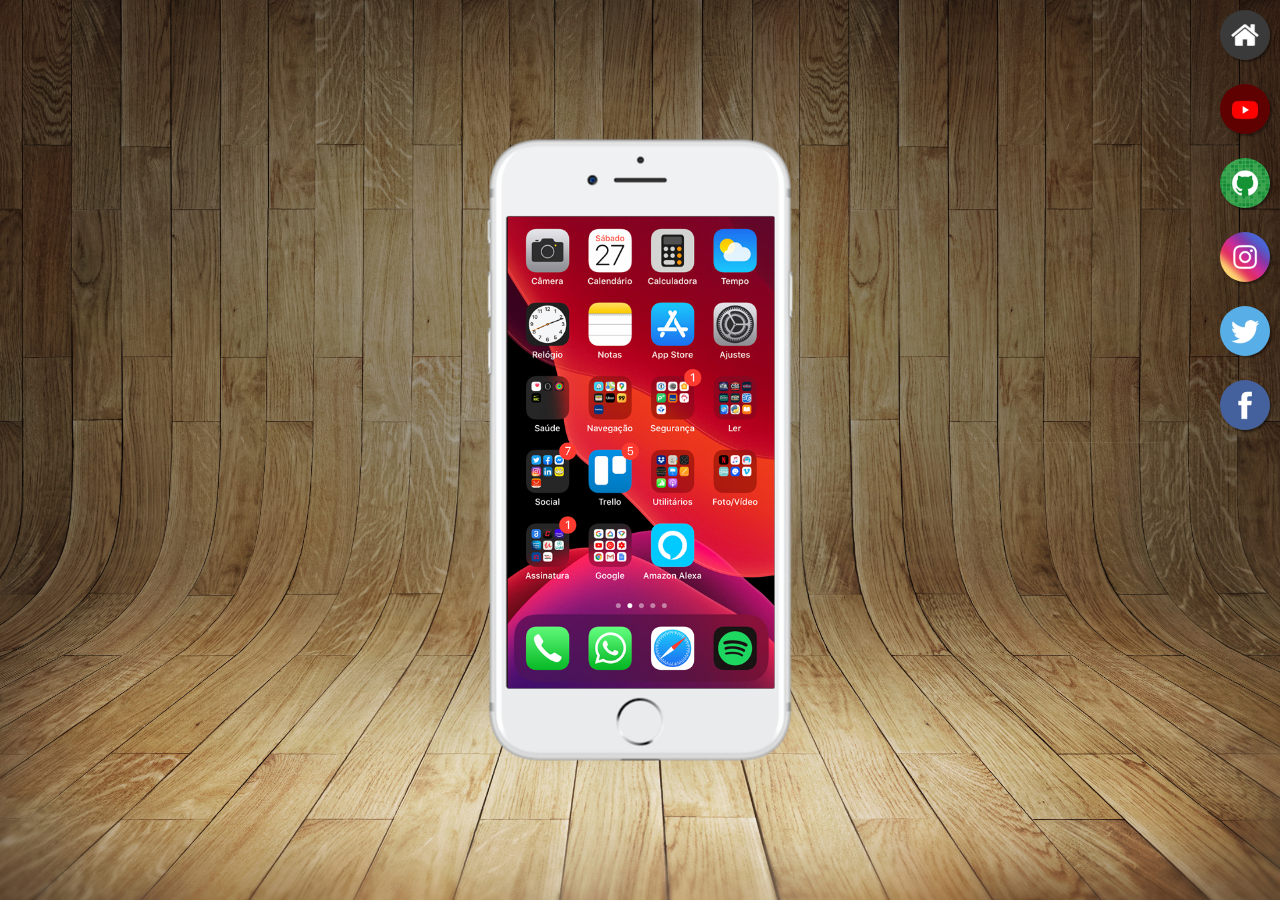
<file: Projeto-Social/index.html>
<!DOCTYPE html>
<html lang="pt-br">
<head>
    <meta charset="UTF-8">
    <meta http-equiv="X-UA-Compatible" content="IE=edge">
    <meta name="viewport" content="width=device-width, initial-scale=1.0">
    <title>Projeto Redes Sociais</title>

    <link rel="shortcut icon" href="favicon.ico" type="image/x-icon">

    <link rel="stylesheet" href="estilos/style.css">
</head>
<body>
    <main>
        <section id="telefone">
            <iframe src="home.html" frameborder="0" name="tela" id="tela"> O navegador não é compatível.</iframe>
        </section>

        <section id="redessociais">
            <a href="home.html" target="tela"><img src="imagens/logo-home.jpg" alt="Home"></a> <br>
            <a href="youtube.html" target="tela"><img src="imagens/logo-youtube.jpg" alt="Youtube"></a> <br>
            <a href="github.html" target="tela"><img src="imagens/logo-github.jpg" alt="Github"></a> <br>
            <a href="instagram.html" target="tela"><img src="imagens/logo-instagram.jpg" alt="Instagram"></a> <br>
            <a href="twitter.html" target="tela"><img src="imagens/logo-twitter.jpg" alt="Twitter"></a><br>
            <a href="facebook.html" target="tela"><img src="imagens/logo-facebook.jpg" alt="Faaebook"></a> <br>
        </section>
    </main>
</body>
</html>
</file>
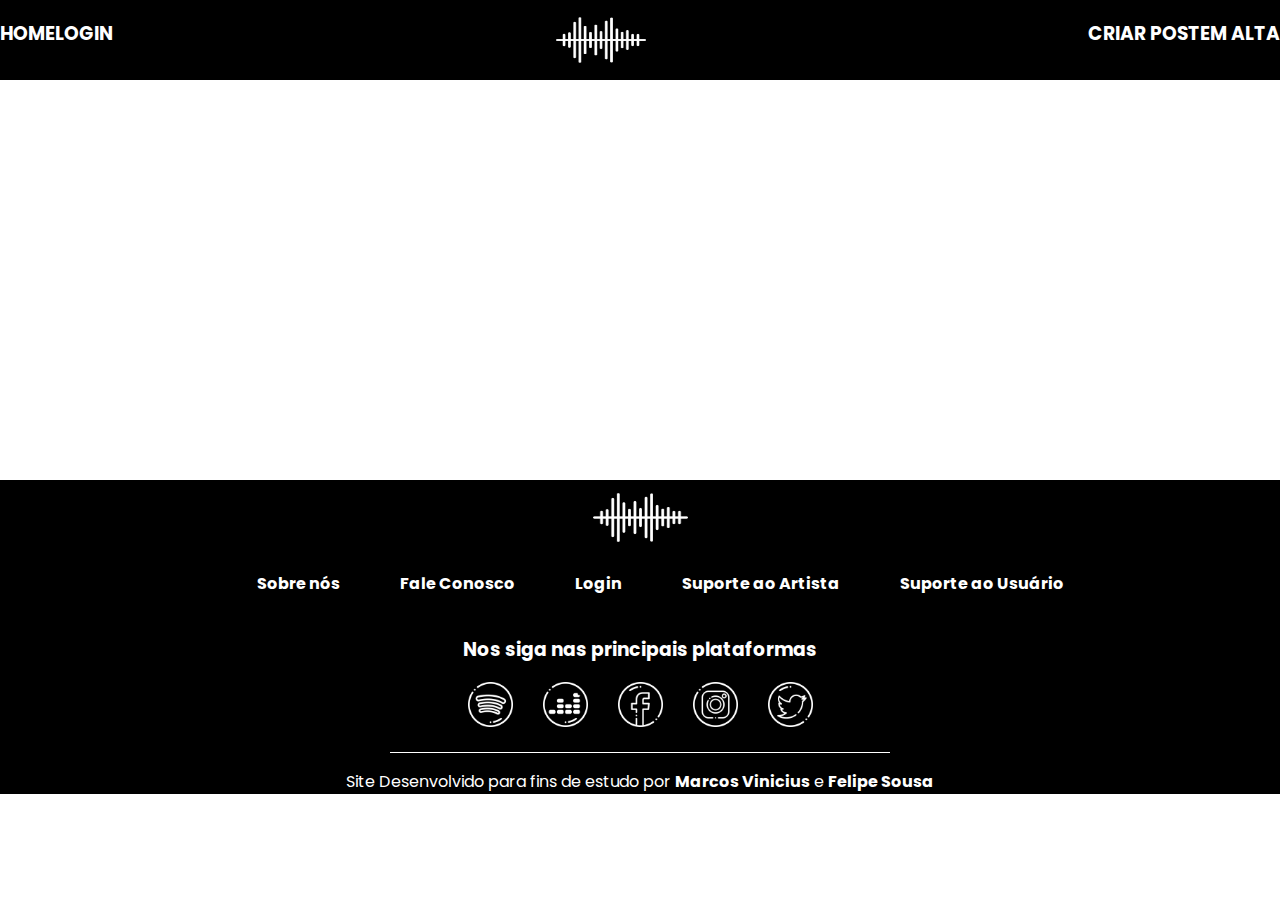
<file: songs.ly-header/Songs.ly/index.html>
<!DOCTYPE html>
<html lang="pt-br">

<head>
    <meta charset="UTF-8">
    <meta http-equiv="X-UA-Compatible" content="IE=edge">
    <meta name="viewport" content="width=device-width, initial-scale=1.0">
    <link rel="stylesheet" href="style.css">
    <title>songs.ly</title>

    <link rel="shortcut icon" href="imagens/sound-waves.png" type="image/x-icon">
</head>

<body>
    <div class="main">
        <header class="main-header">
            <h3>HOME</h3>
            <h3>LOGIN</h3>
            <div class="logo">
                <img src="imagens/sound-waves.png" alt="logo" id="wave">
                <!-- <img src="imagens/sound-waves hover.png" alt="wave hover" id="wavehover"> -->
            </div>
            <h3>CRIAR POST</h3>
            <h3>EM ALTA</h3>
        </header>
        <div class="content-blo">
        </div>
    </div>

    <footer>
        <img src="imagens/sound-waves.png" alt="logo" id="logo">
        <nav>
            <ul>
                <a href="">Sobre nós</a>
                <a href="">Fale Conosco</a>
                <a href="">Login</a>
                <a href="">Suporte ao Artista</a>
                <a href="">Suporte ao Usuário</a>
            </ul>
        </nav>
            <h3>Nos siga nas principais plataformas</h3>
            <ul class="img">
                <img src="imagens/social media icons/spotify.png" alt="logo spotify">
                <img src="imagens/social media icons/deezer.png" alt="logo deezer">
                <img src="imagens/social media icons/facebook.png" alt="logo facebook">
                <img src="imagens/social media icons/instagram.png" alt="logo instagram">
                <img src="imagens/social media icons/twitter.png" alt="logo twitter">
            </ul>
        </nav>
        <p>Site Desenvolvido para fins de estudo por <strong>Marcos Vinicius</strong> e <strong>Felipe Sousa</strong></p>
    </footer>
</body>

</html>
</file>
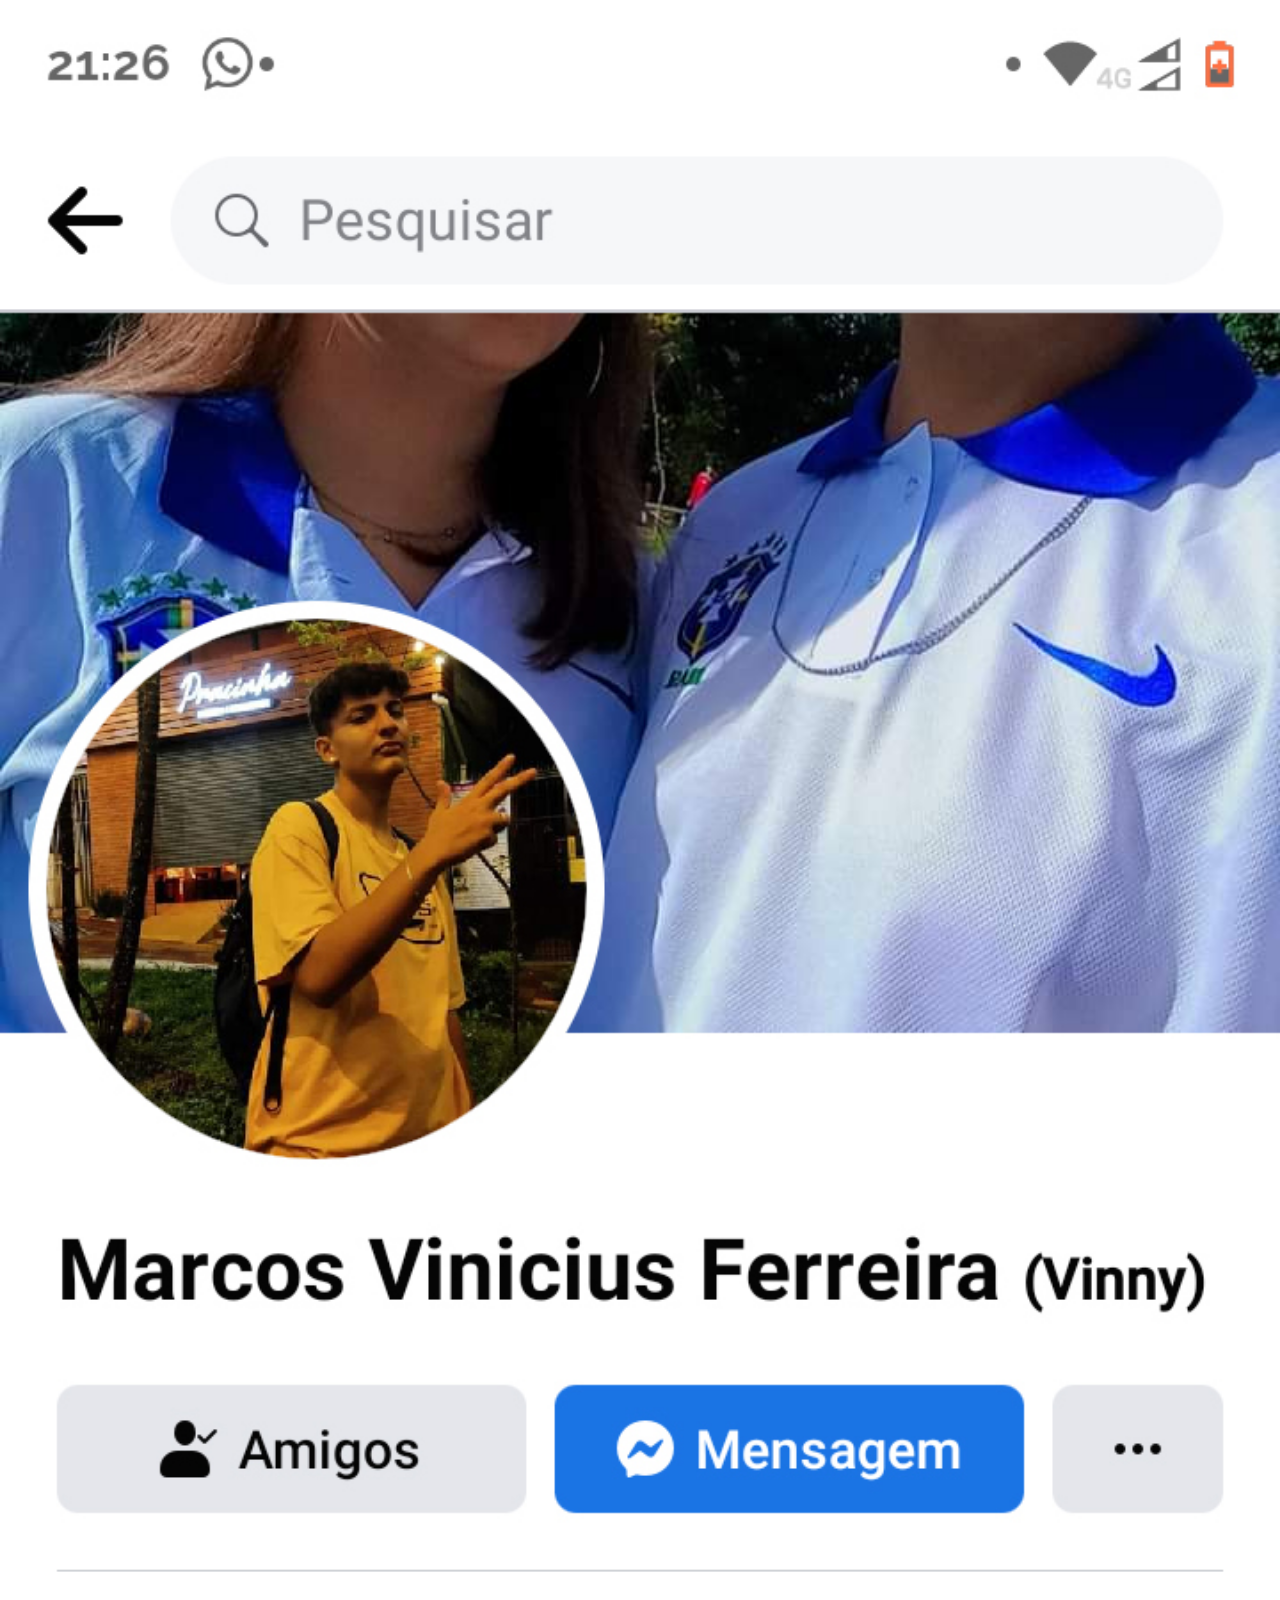
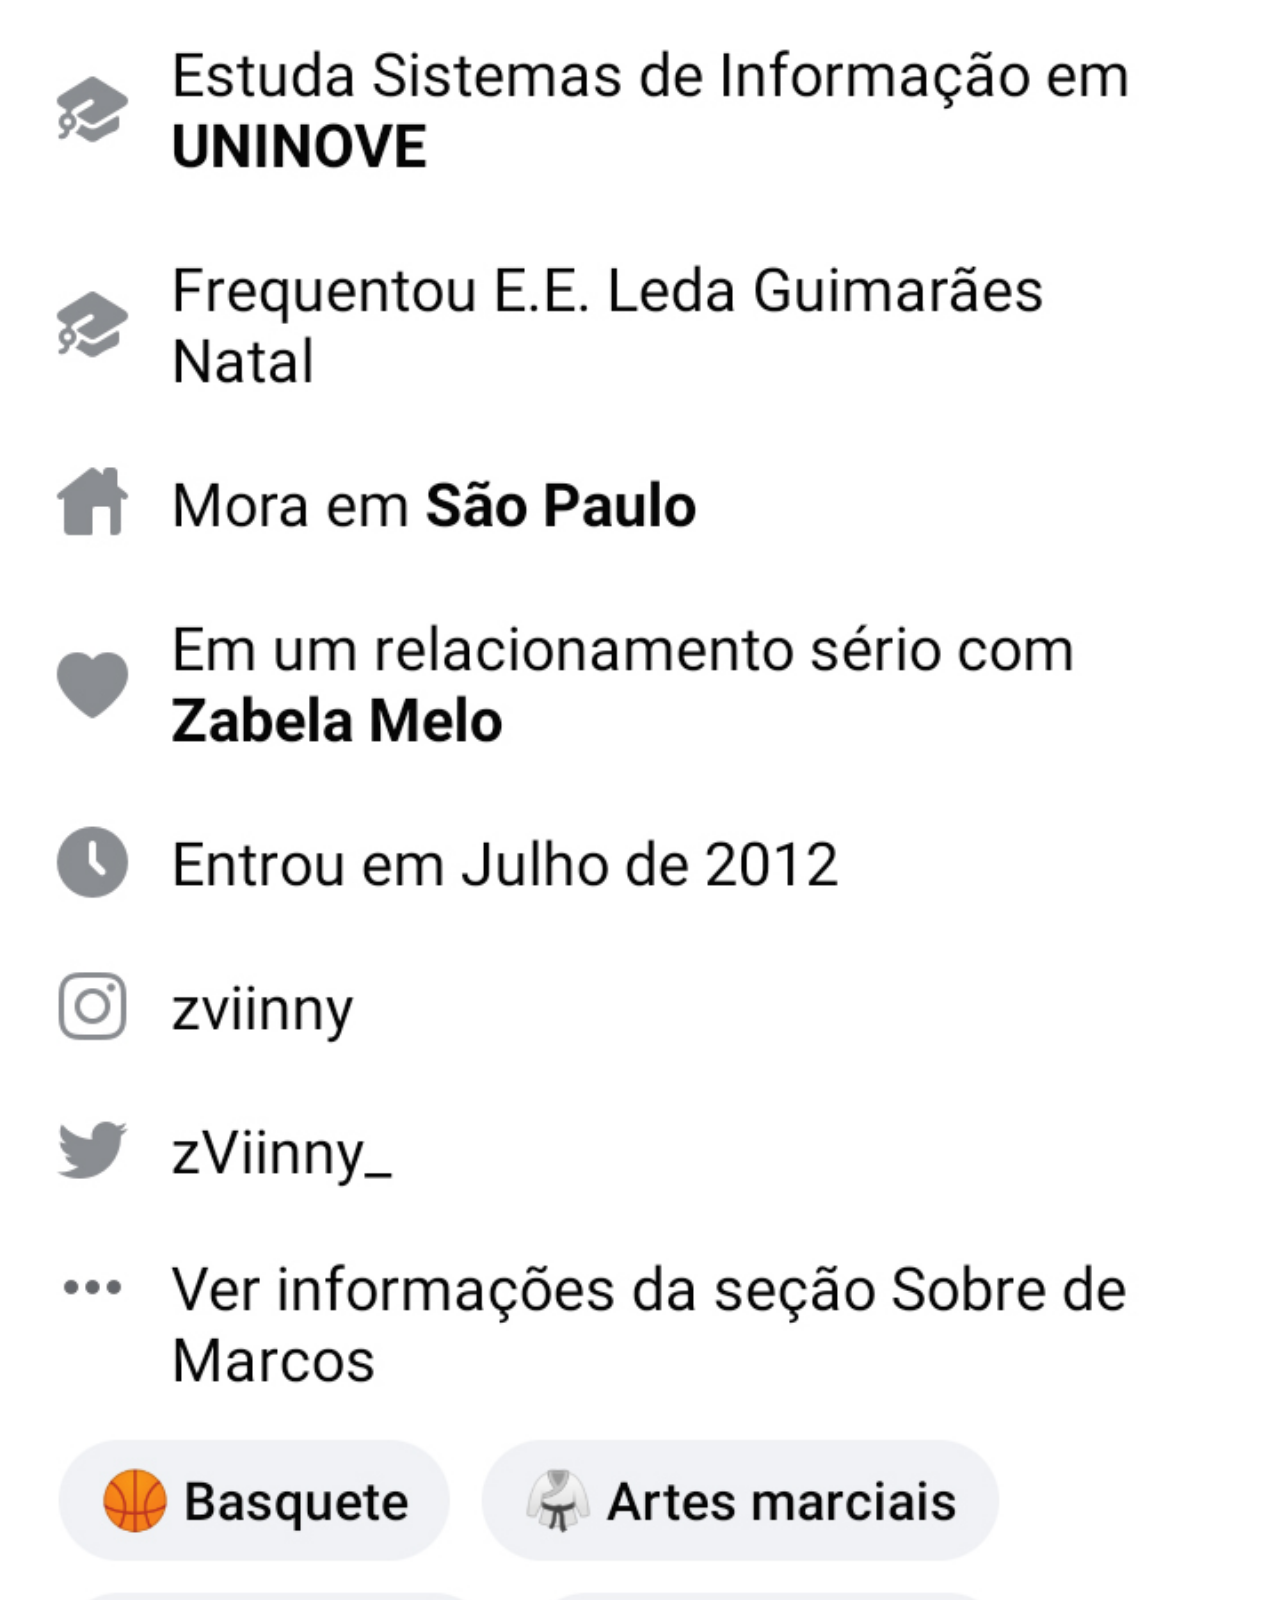
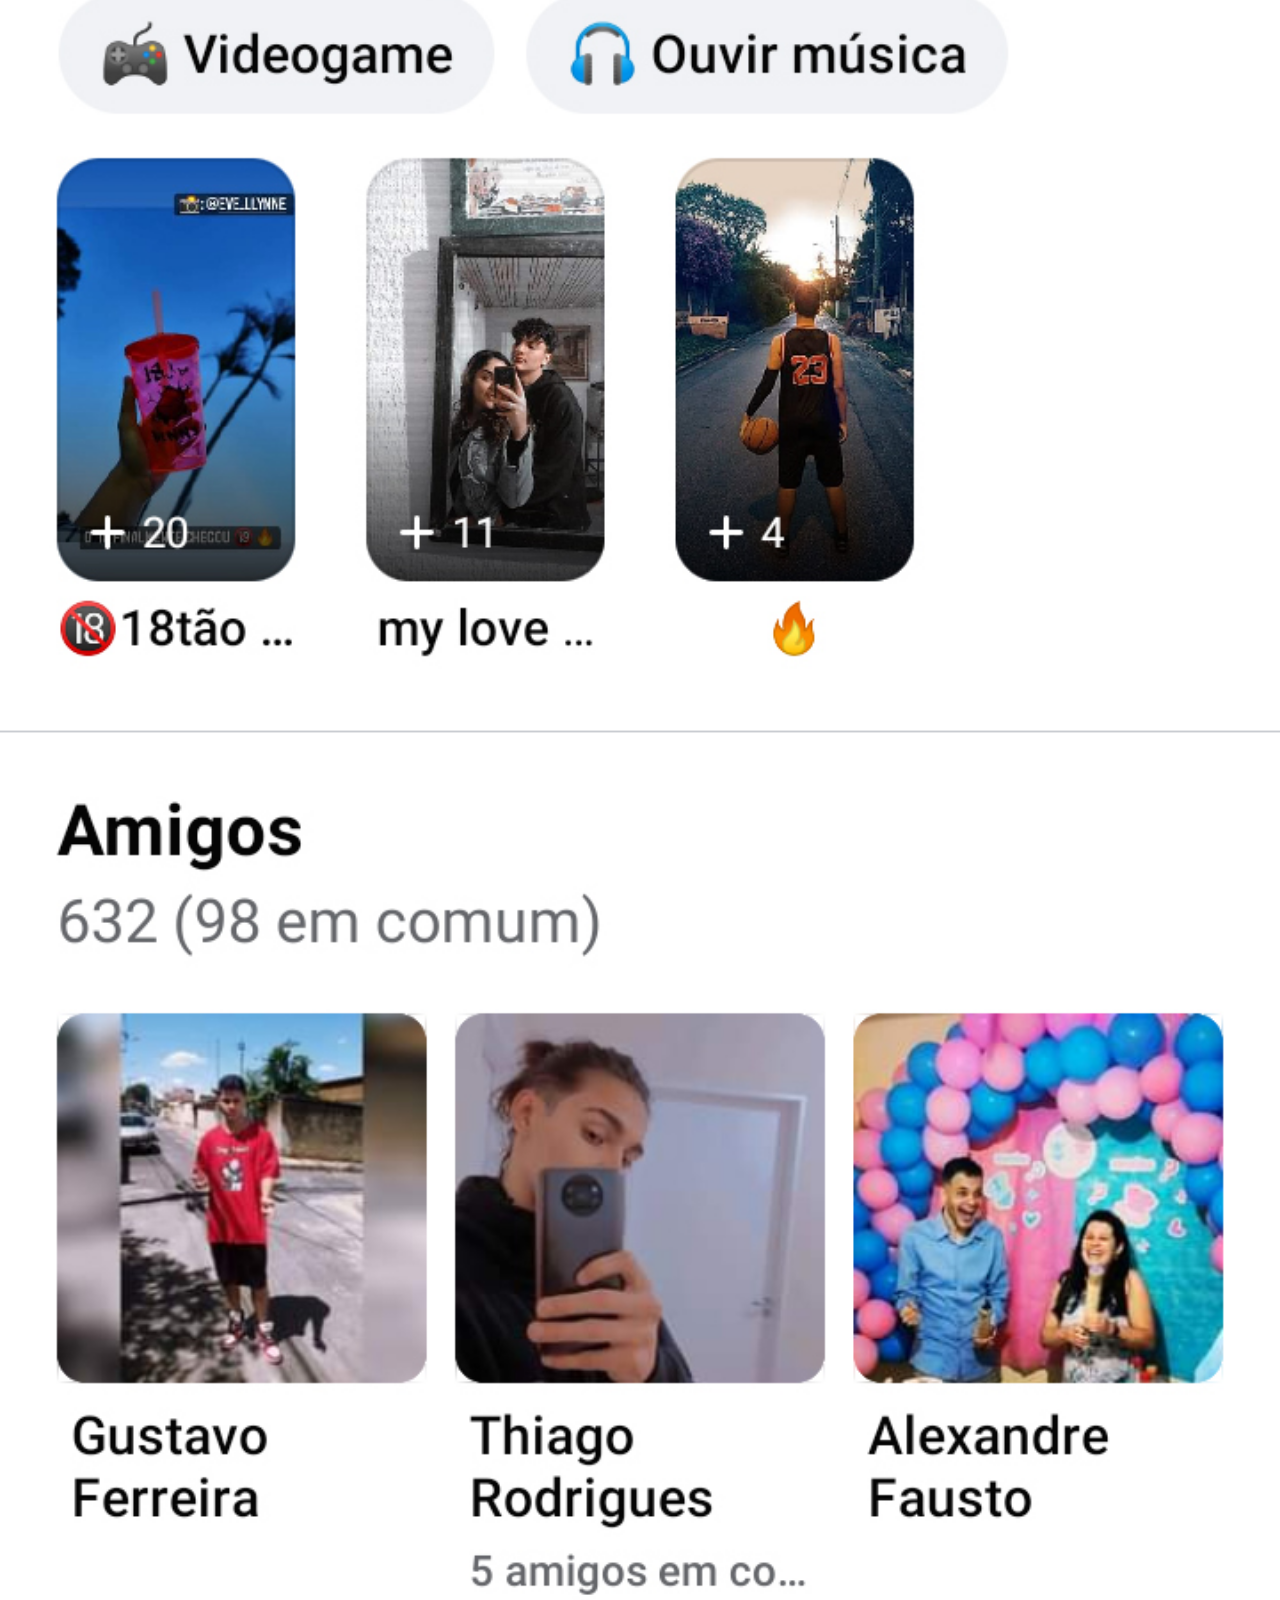
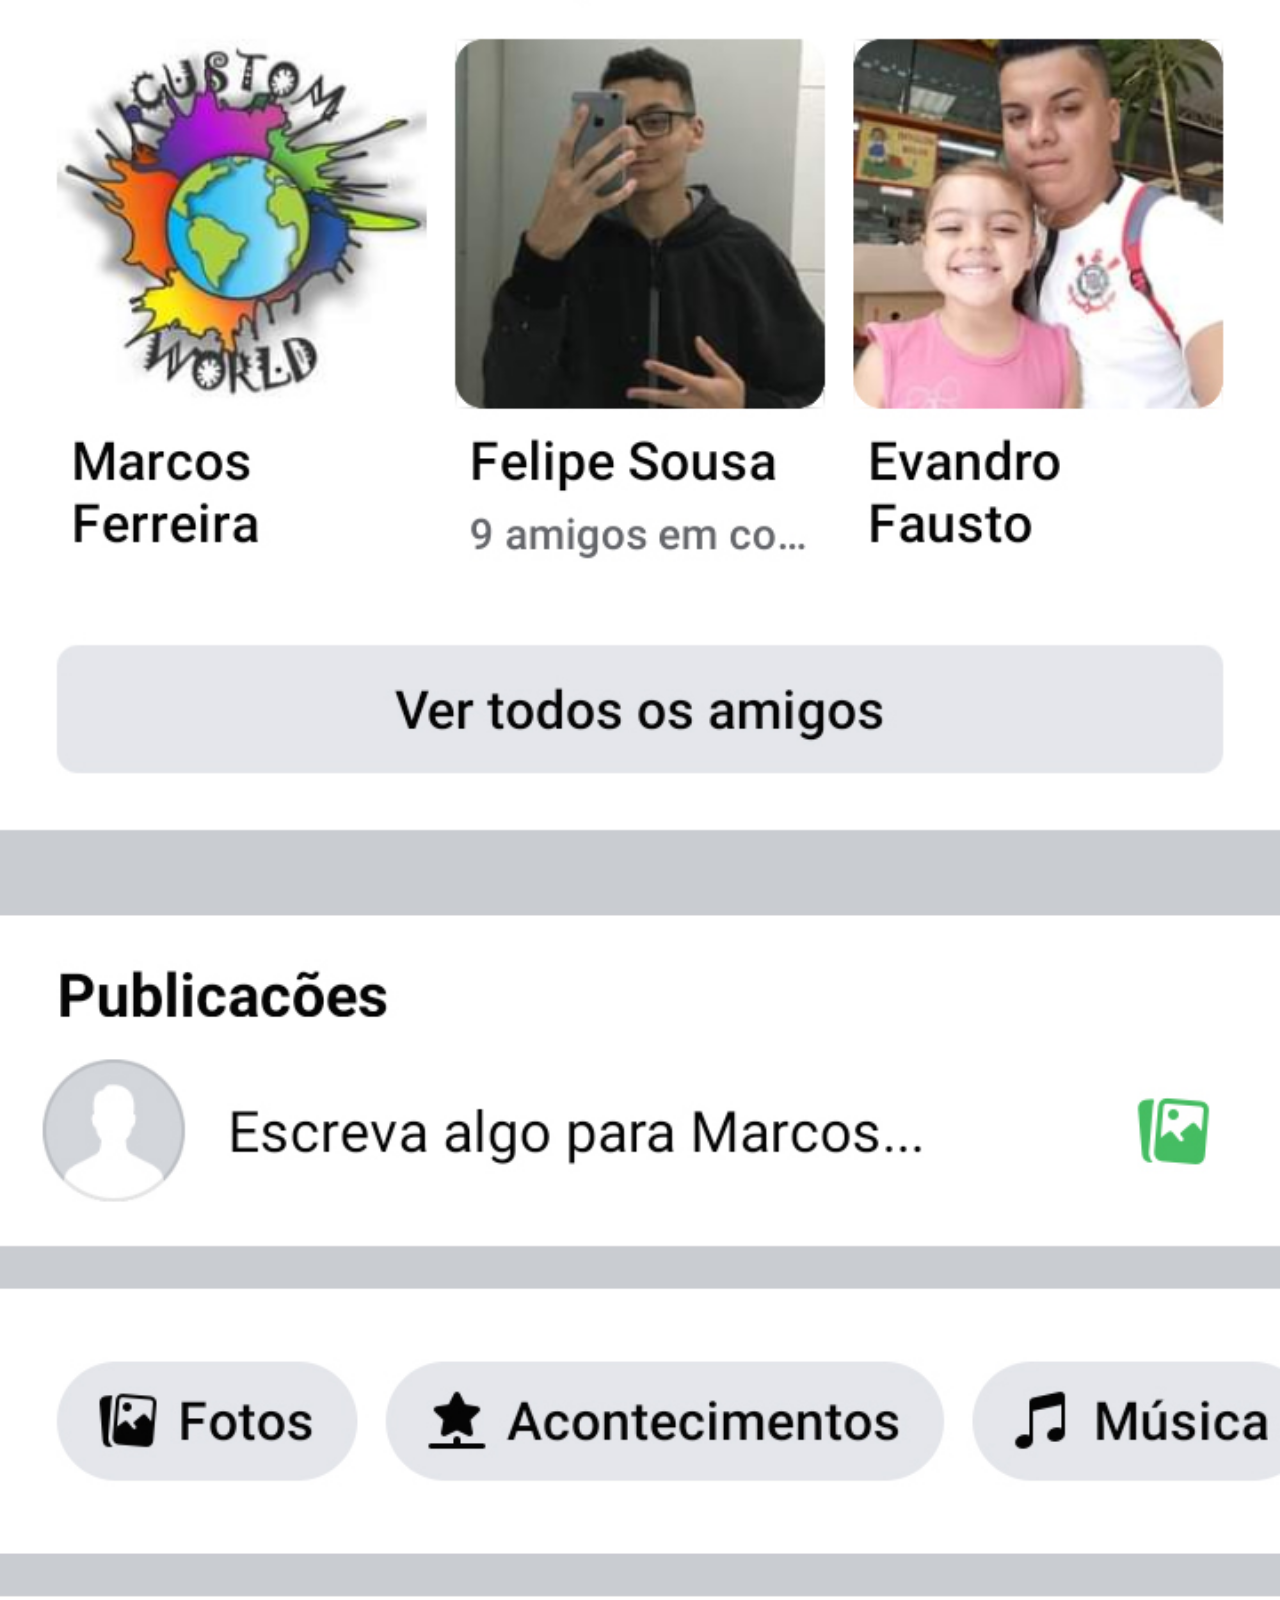
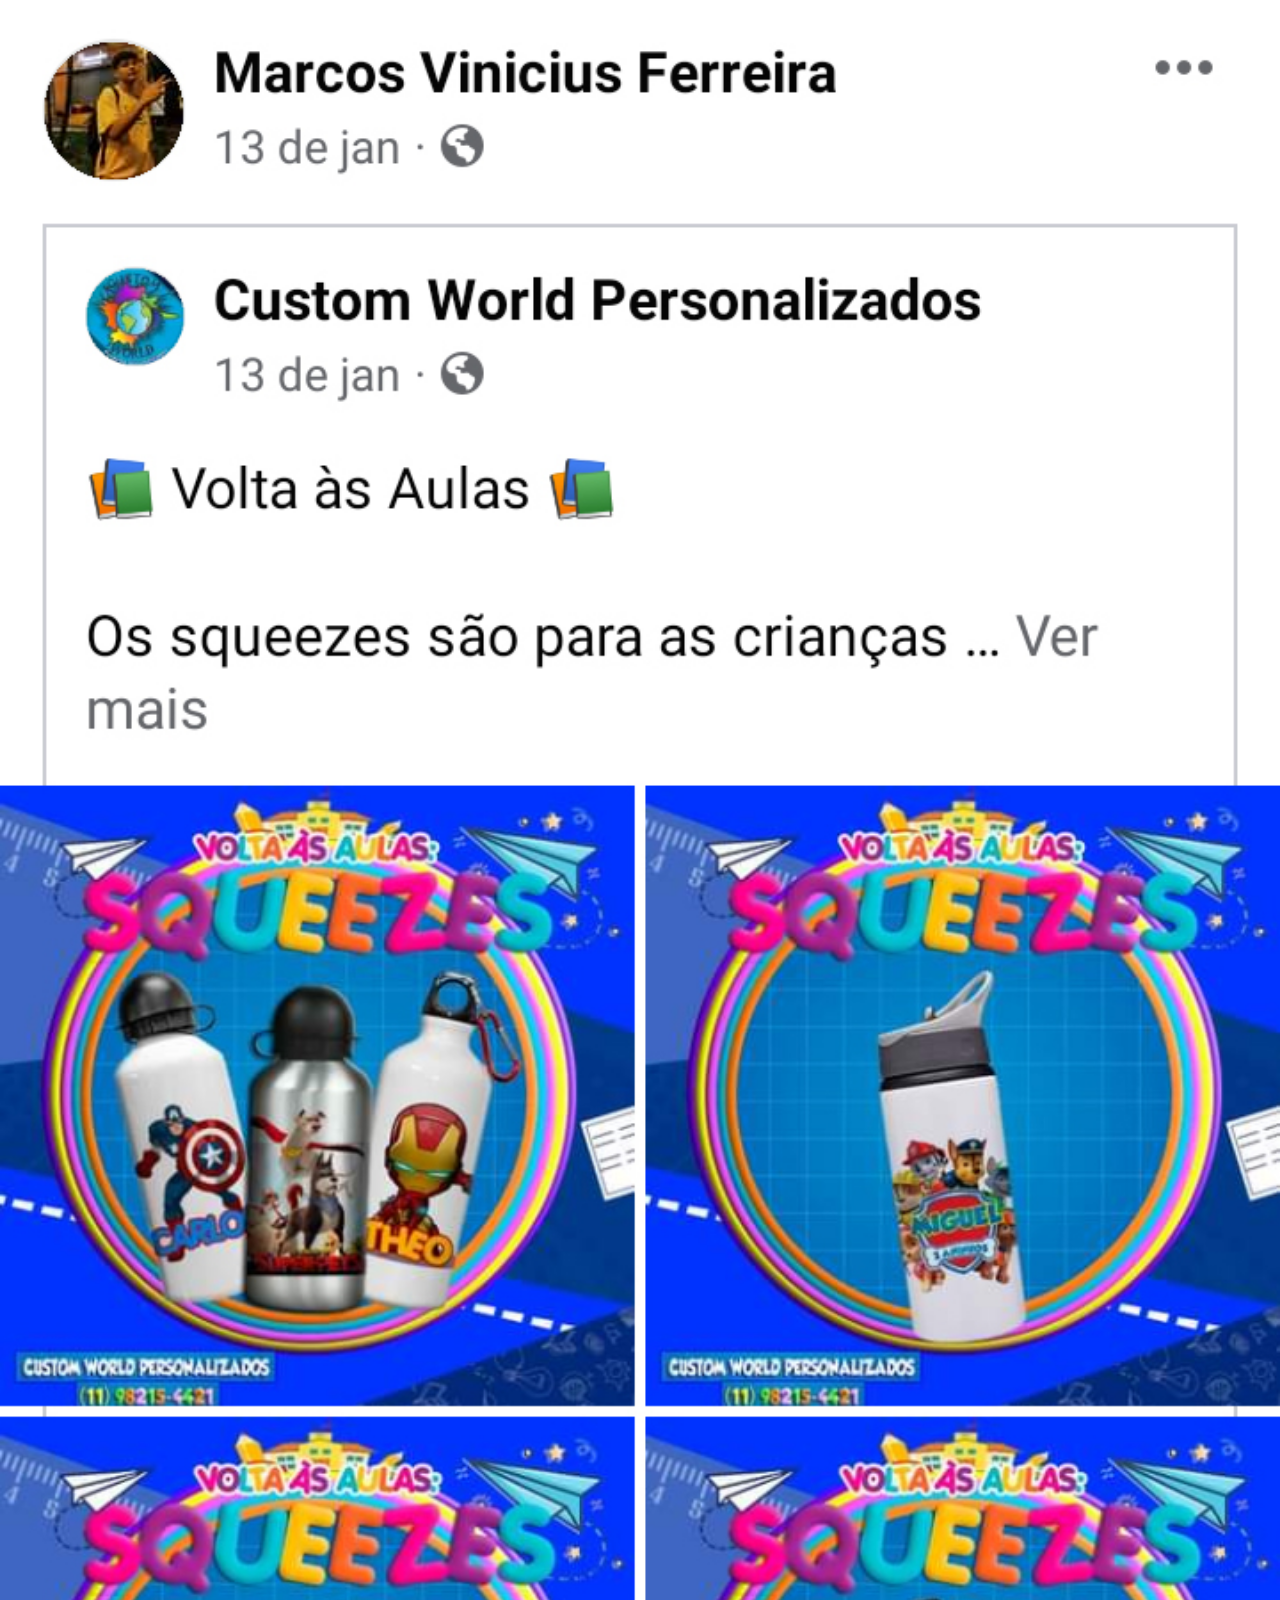
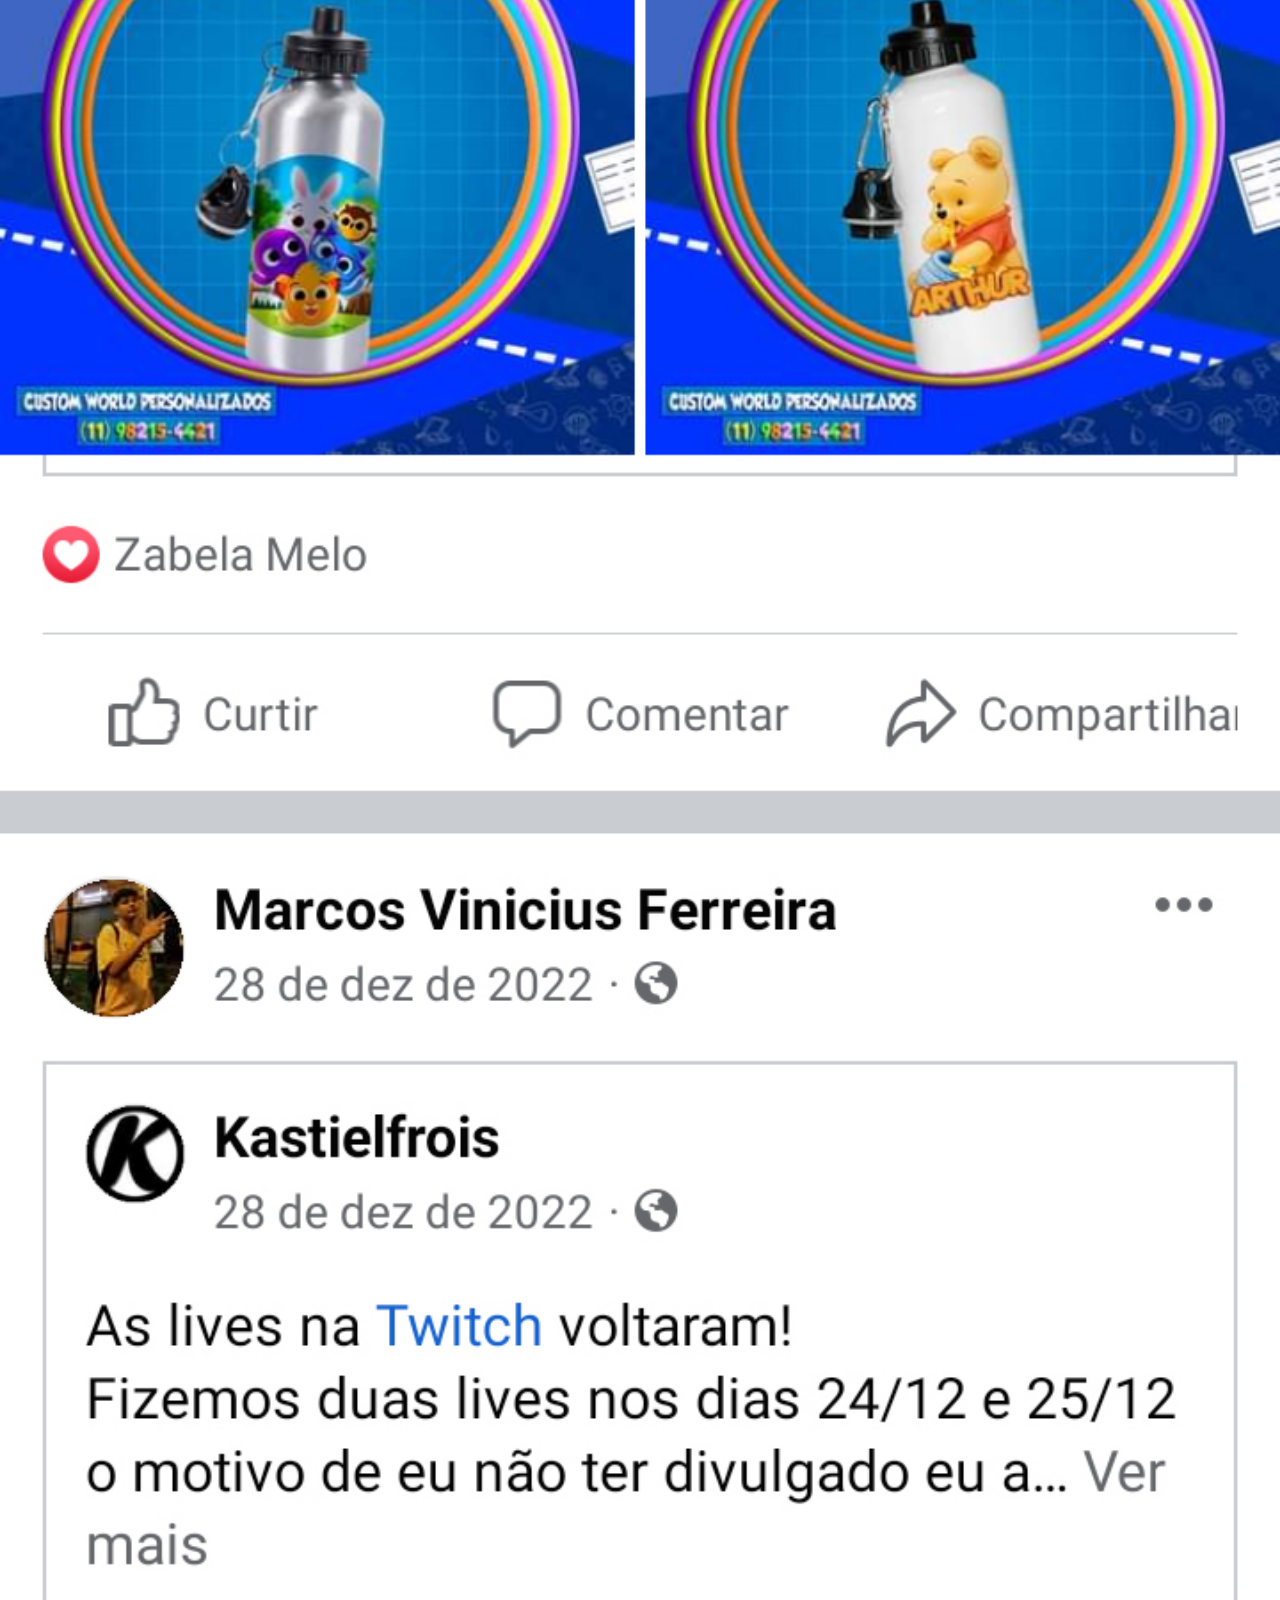
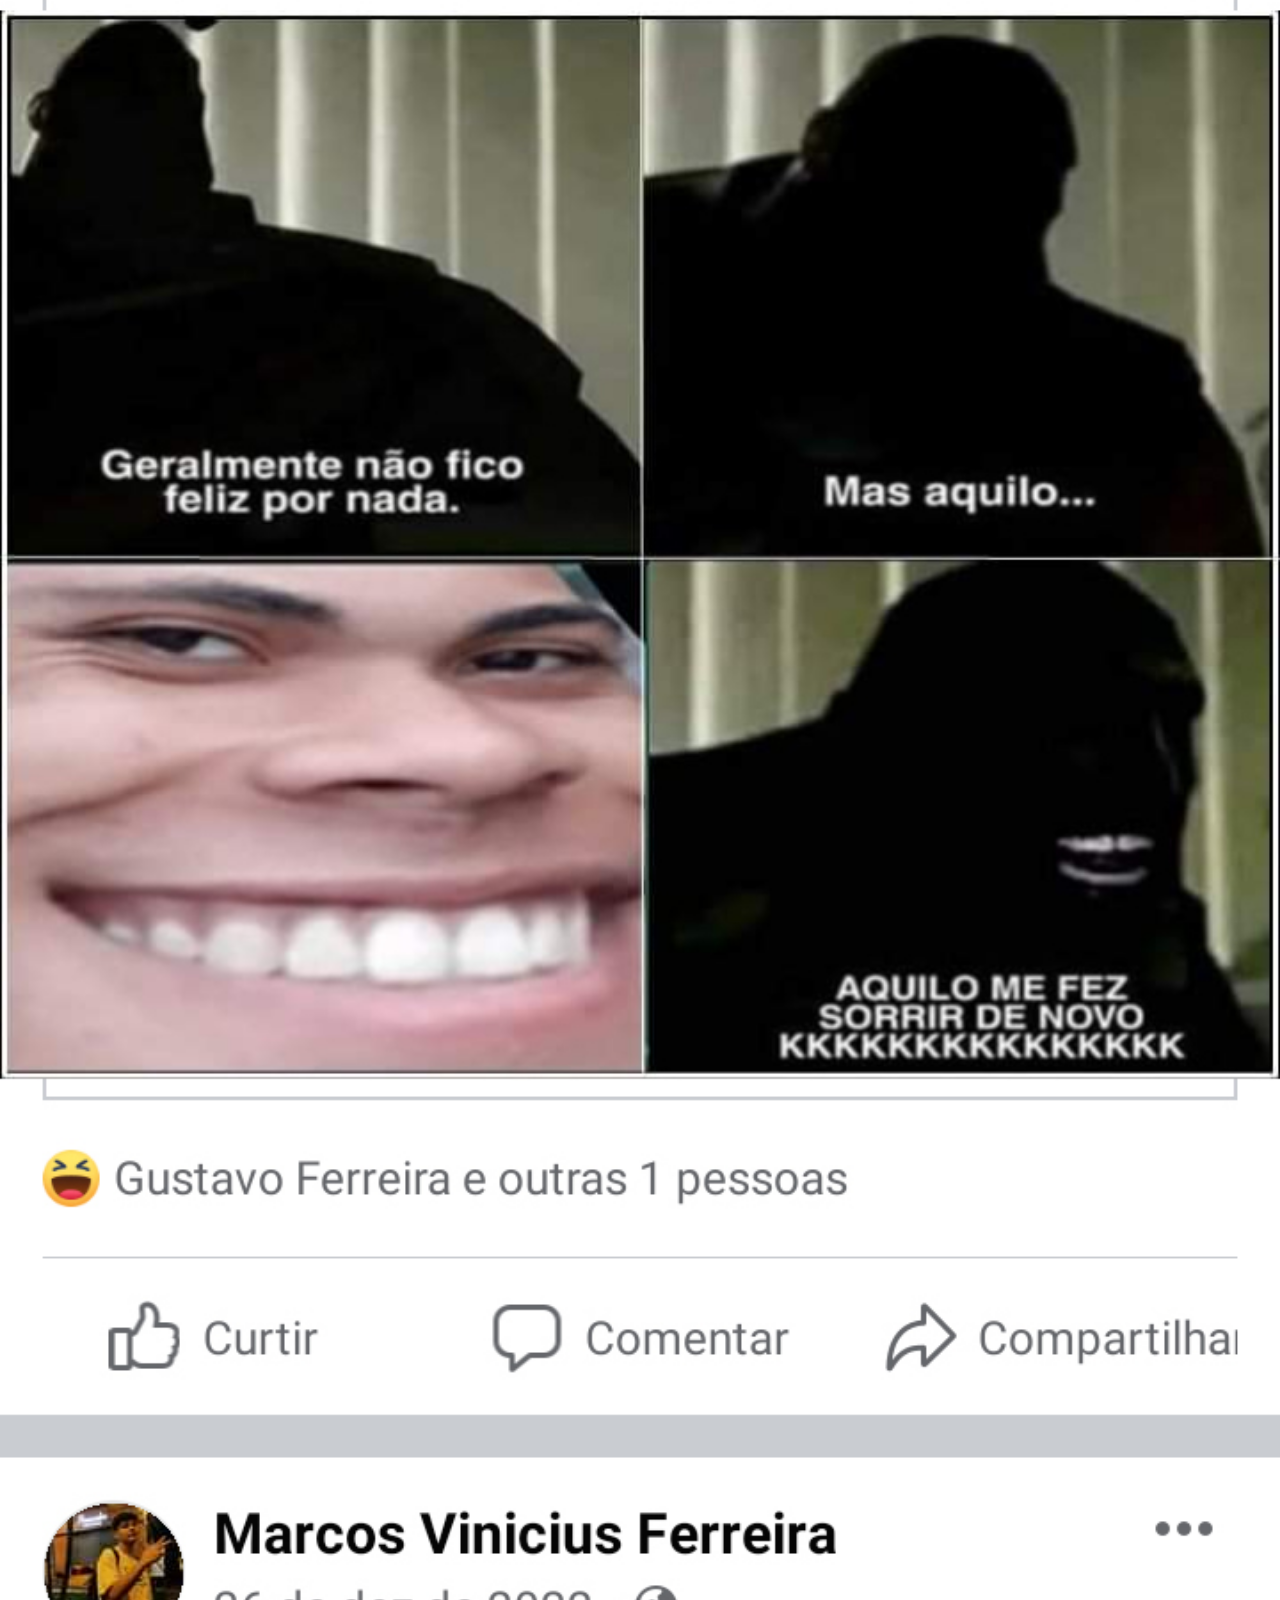
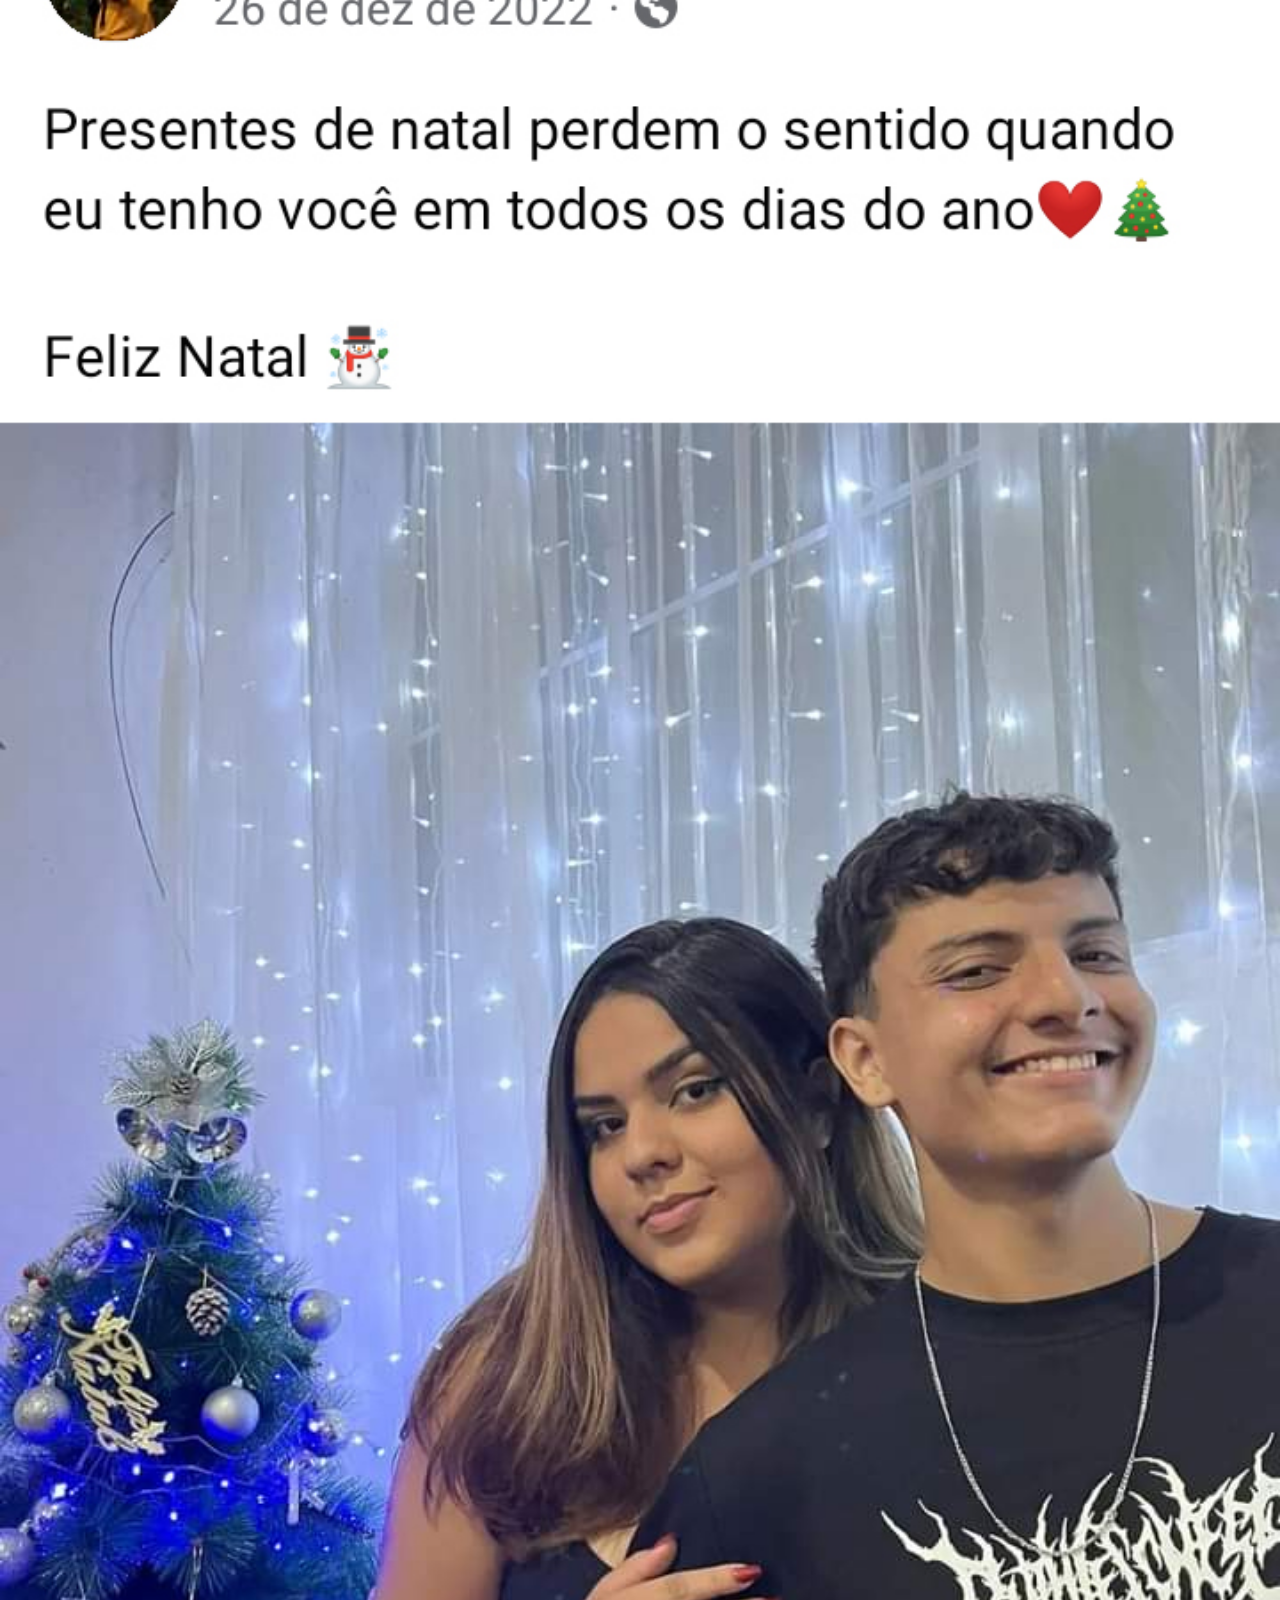
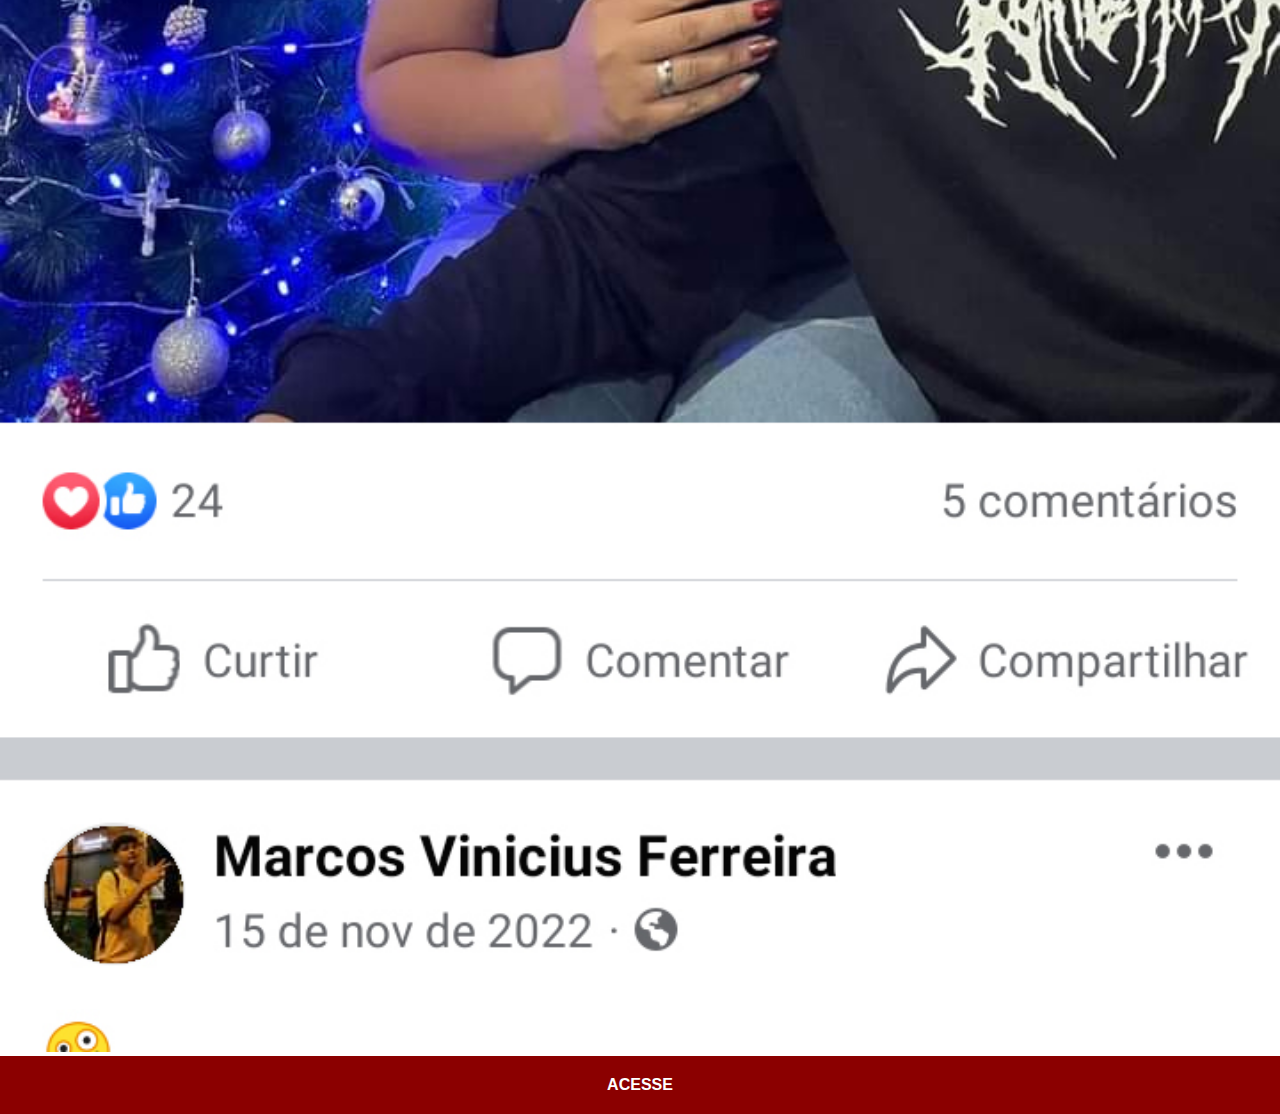
<file: Projeto-Social/facebook.html>
<!DOCTYPE html>
<html lang="pt-br">
<head>
    <meta charset="UTF-8">
    <meta http-equiv="X-UA-Compatible" content="IE=edge">
    <meta name="viewport" content="width=device-width, initial-scale=1.0">
    <title>Facebook</title>
    <link rel="stylesheet" href="estilos/social.css">
</head>
<body>
    <img src="imagens/tela-facebook.jpg" alt="Facebook">
    <a href="https://www.facebook.com/zViinnyY/" target="_blank">ACESSE</a>
</body>
</html>
</file>
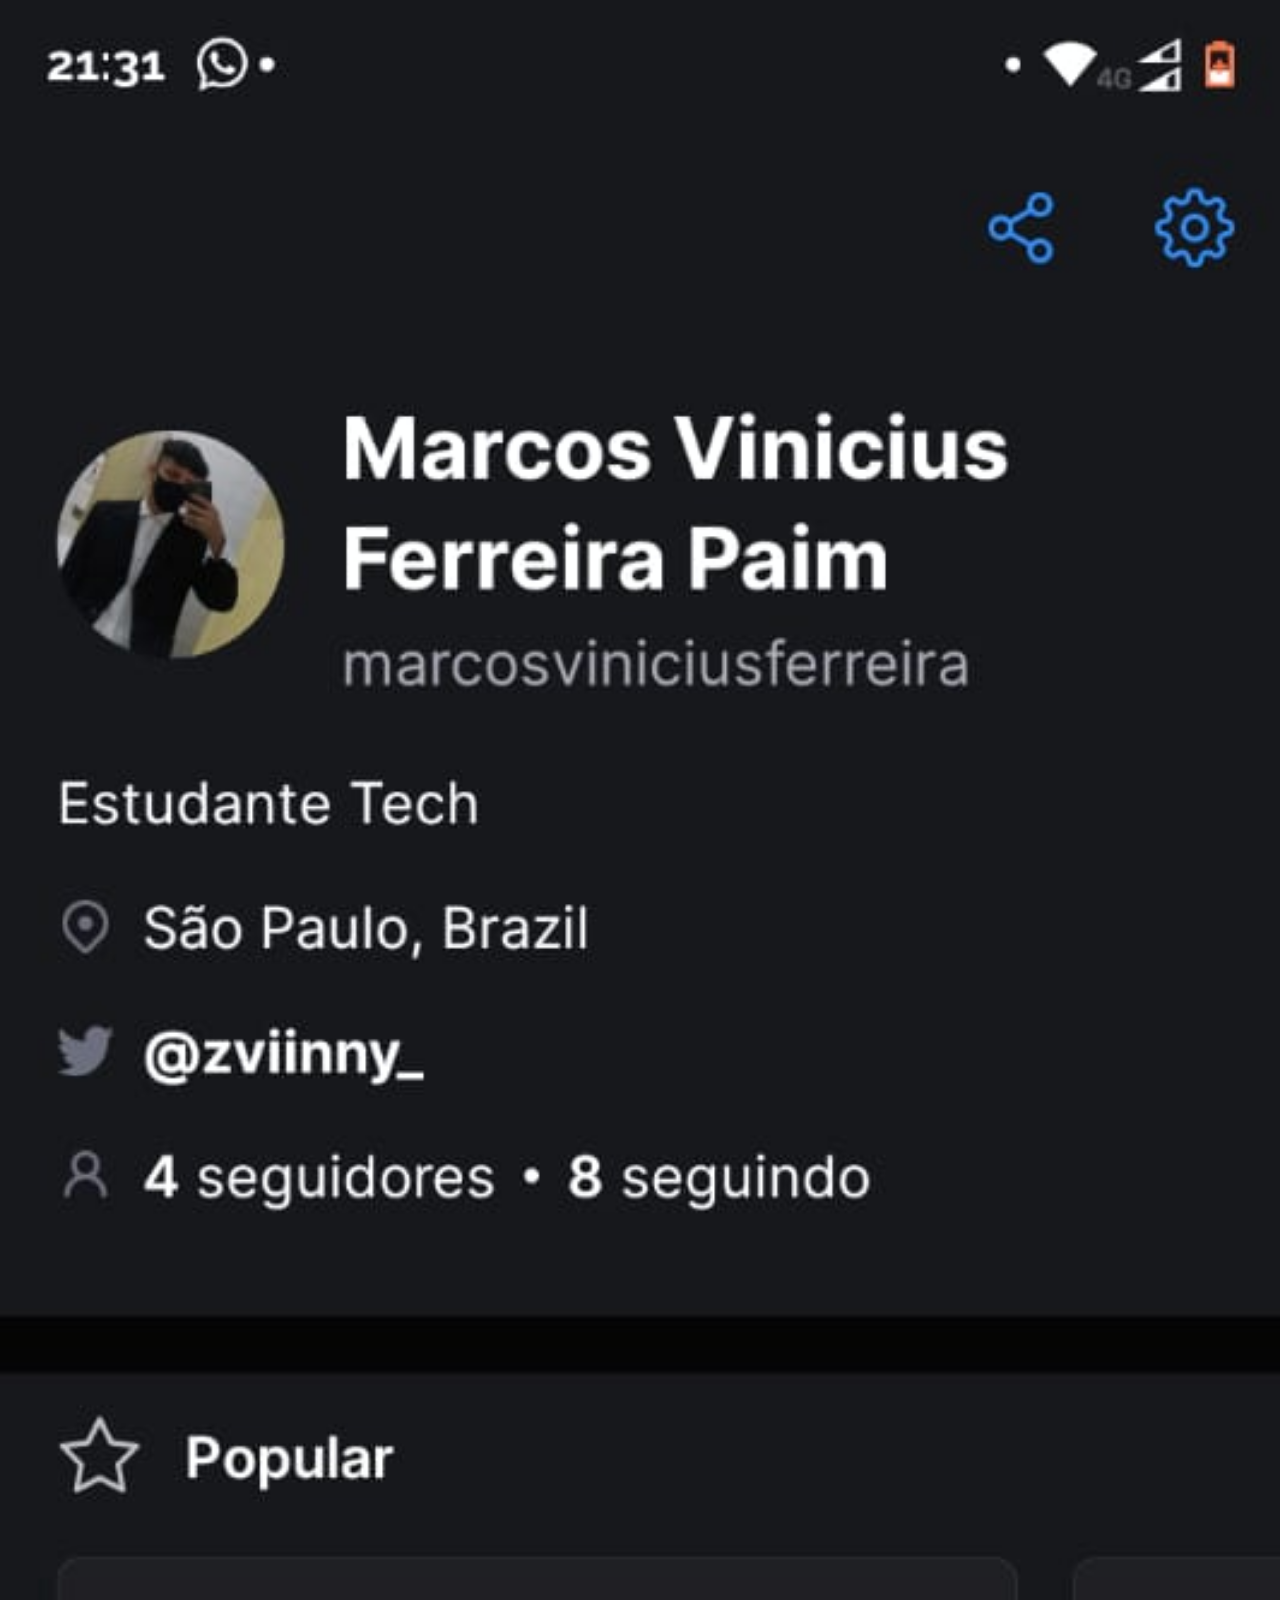
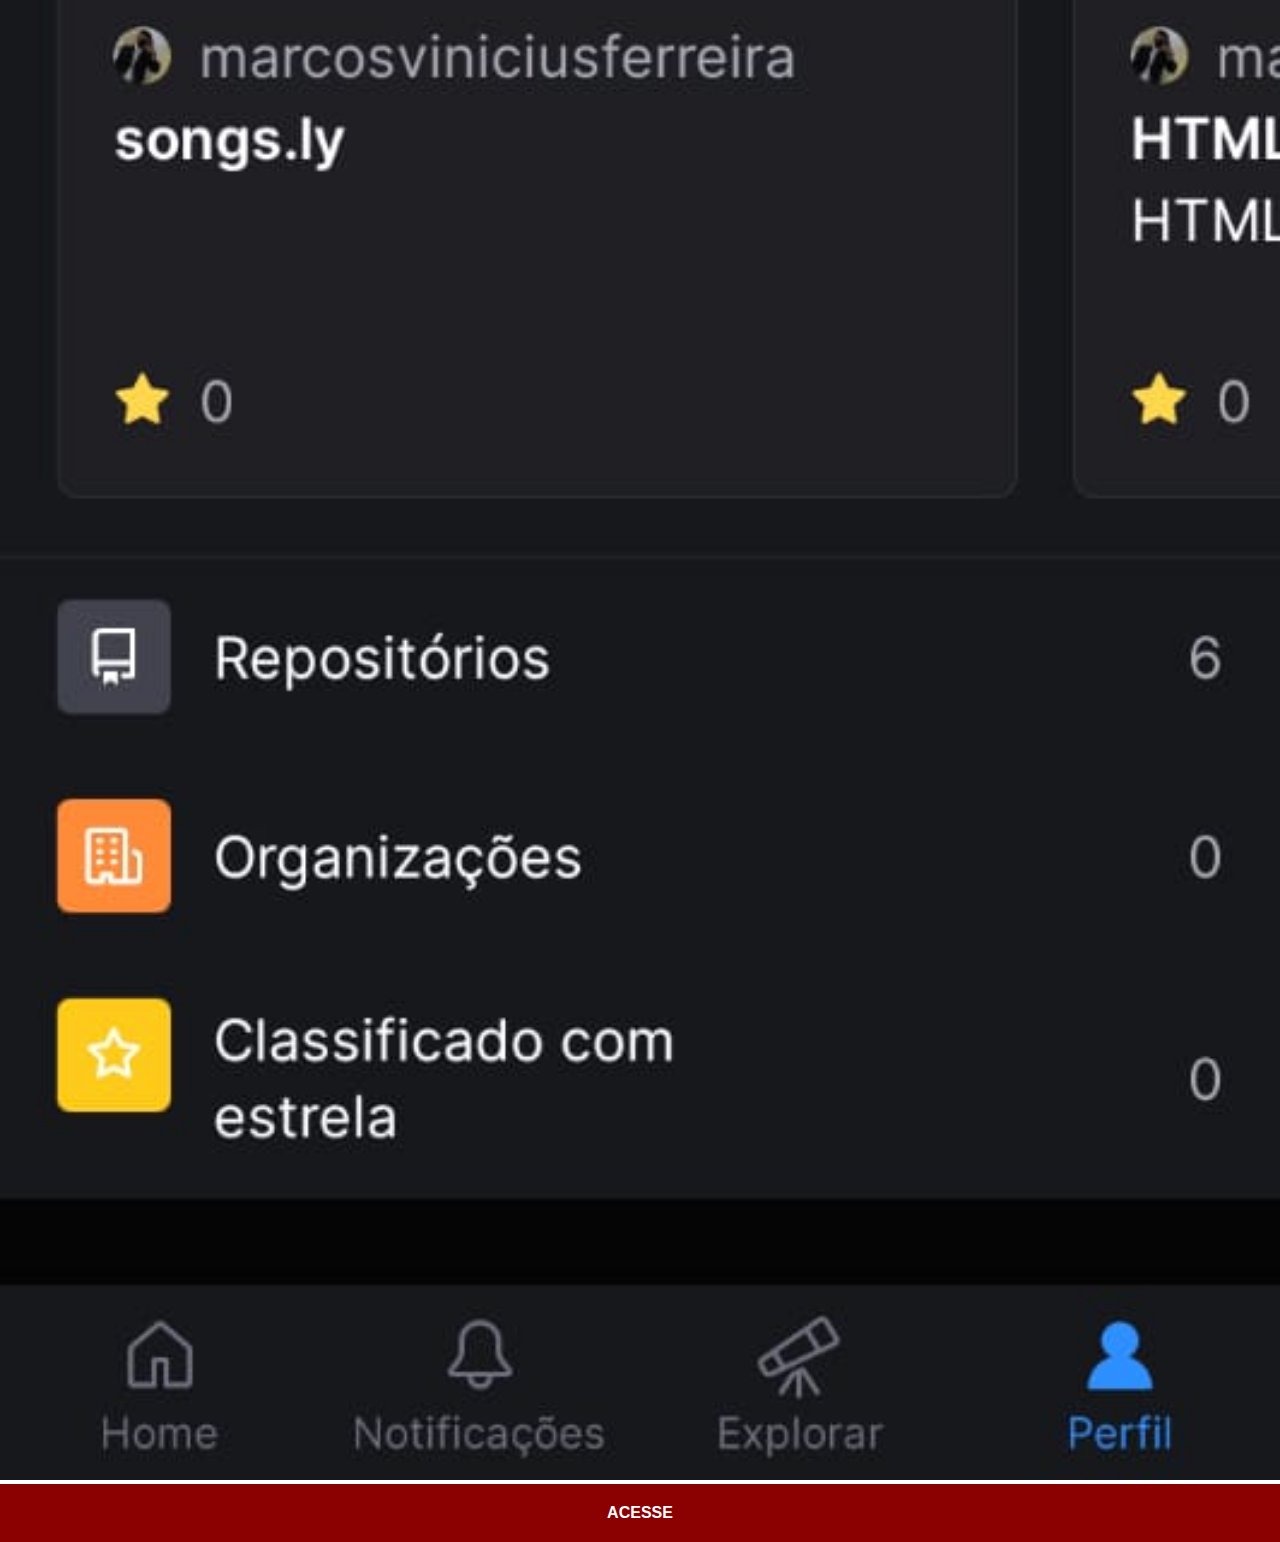
<file: Projeto-Social/github.html>
<!DOCTYPE html>
<html lang="pt-br">
<head>
    <meta charset="UTF-8">
    <meta http-equiv="X-UA-Compatible" content="IE=edge">
    <meta name="viewport" content="width=device-width, initial-scale=1.0">
    <title>Github</title>
    <link rel="stylesheet" href="estilos/social.css">
</head>

<body>
    <img src="imagens/tela-github.jpg" alt="GitHub">
    <a href="https://github.com/marcosviniciusferreira" target="_blank"> ACESSE</a>
</body>
</html>
</file>
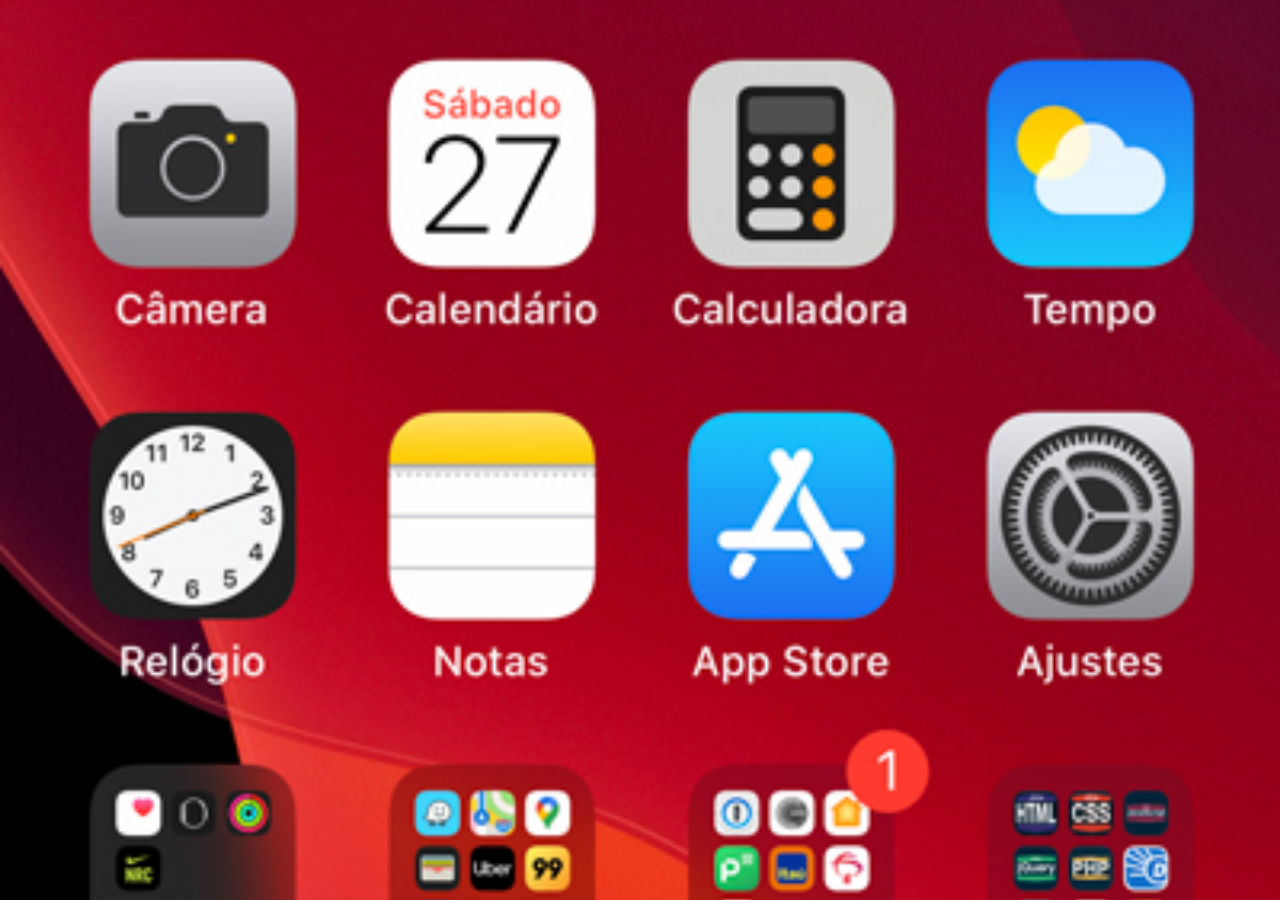
<file: Projeto-Social/home.html>
<!DOCTYPE html>
<html lang="pt-br">
<head>
    <meta charset="UTF-8">
    <meta http-equiv="X-UA-Compatible" content="IE=edge">
    <meta name="viewport" content="width=device-width, initial-scale=1.0">
    <title>Home</title>
    <style>

        *{
            margin: 0px;
            padding: 0px;
        }

        body{
            height: 100vh;
            width: 100vw;
            background: black url('imagens/tela-home.jpg') no-repeat top center;
            background-size: cover;
        }
    </style>
</head>
<body>
    
</body>
</html>
</file>
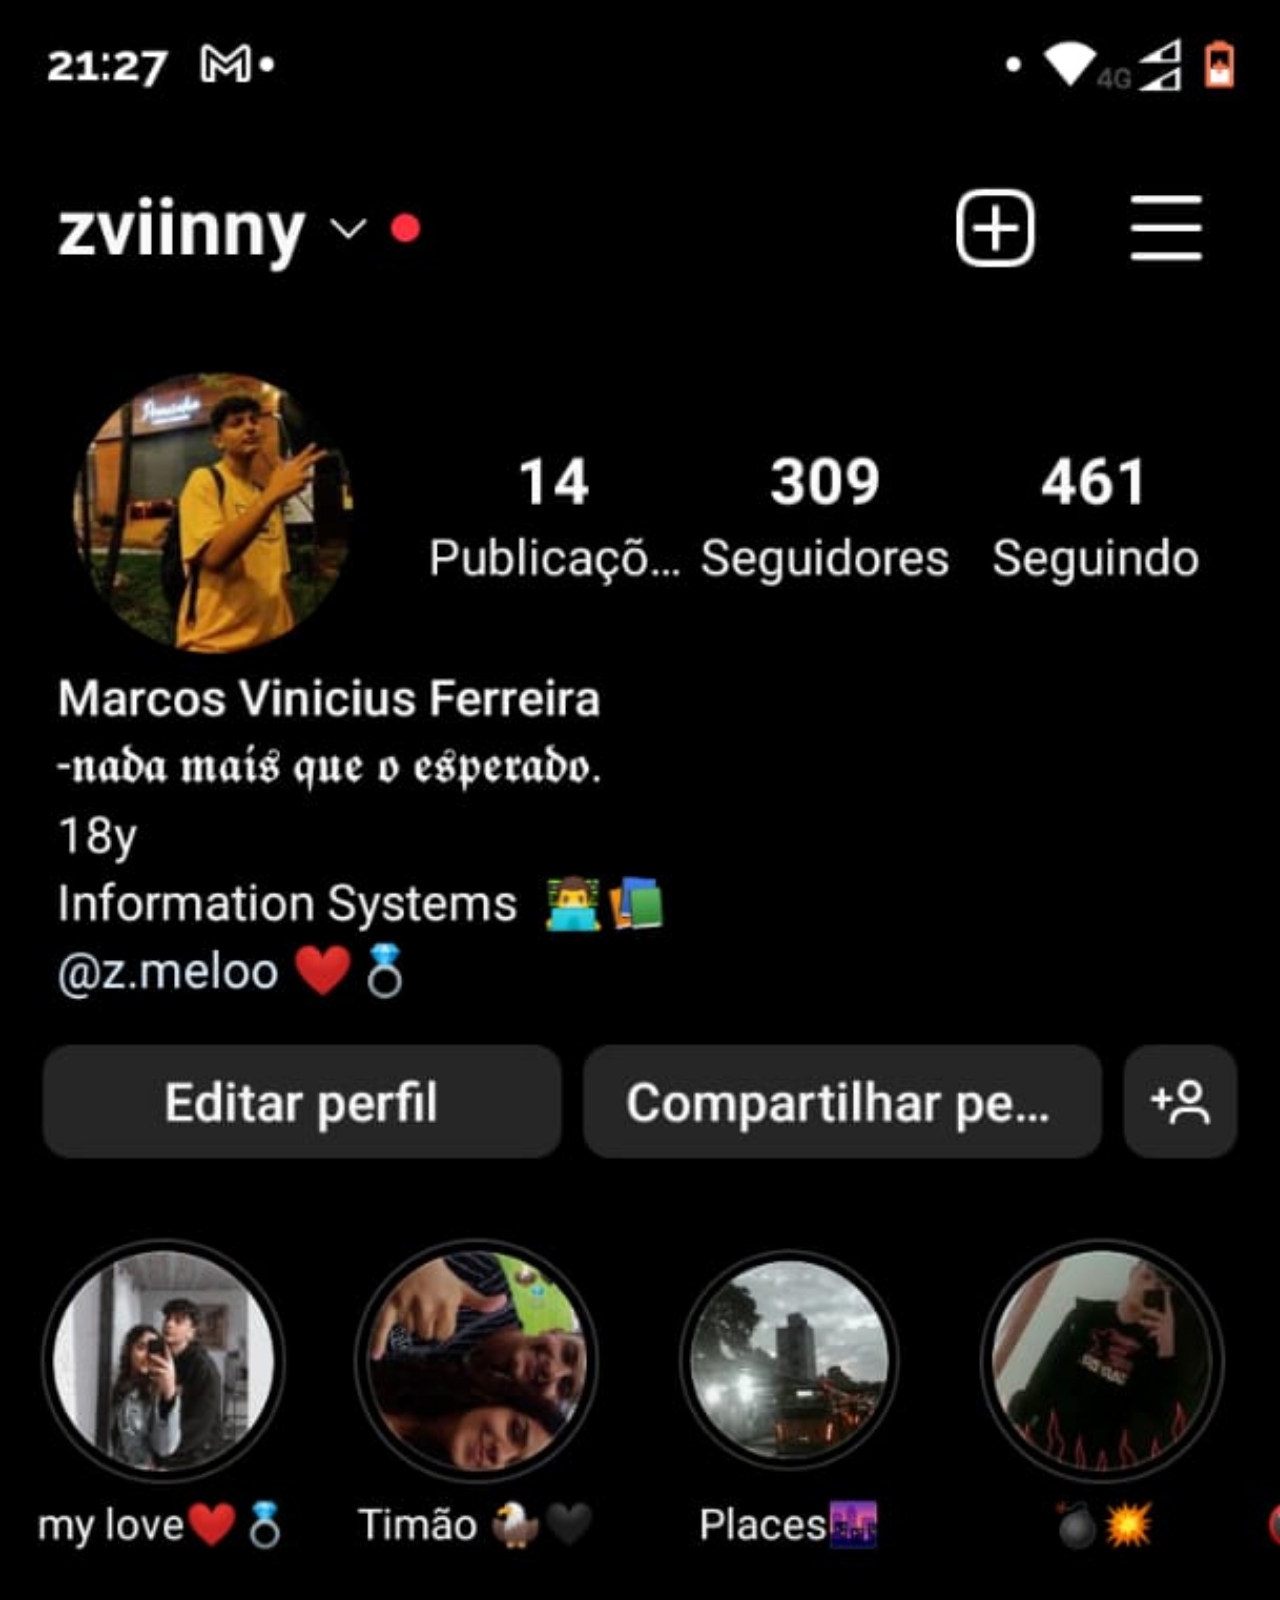
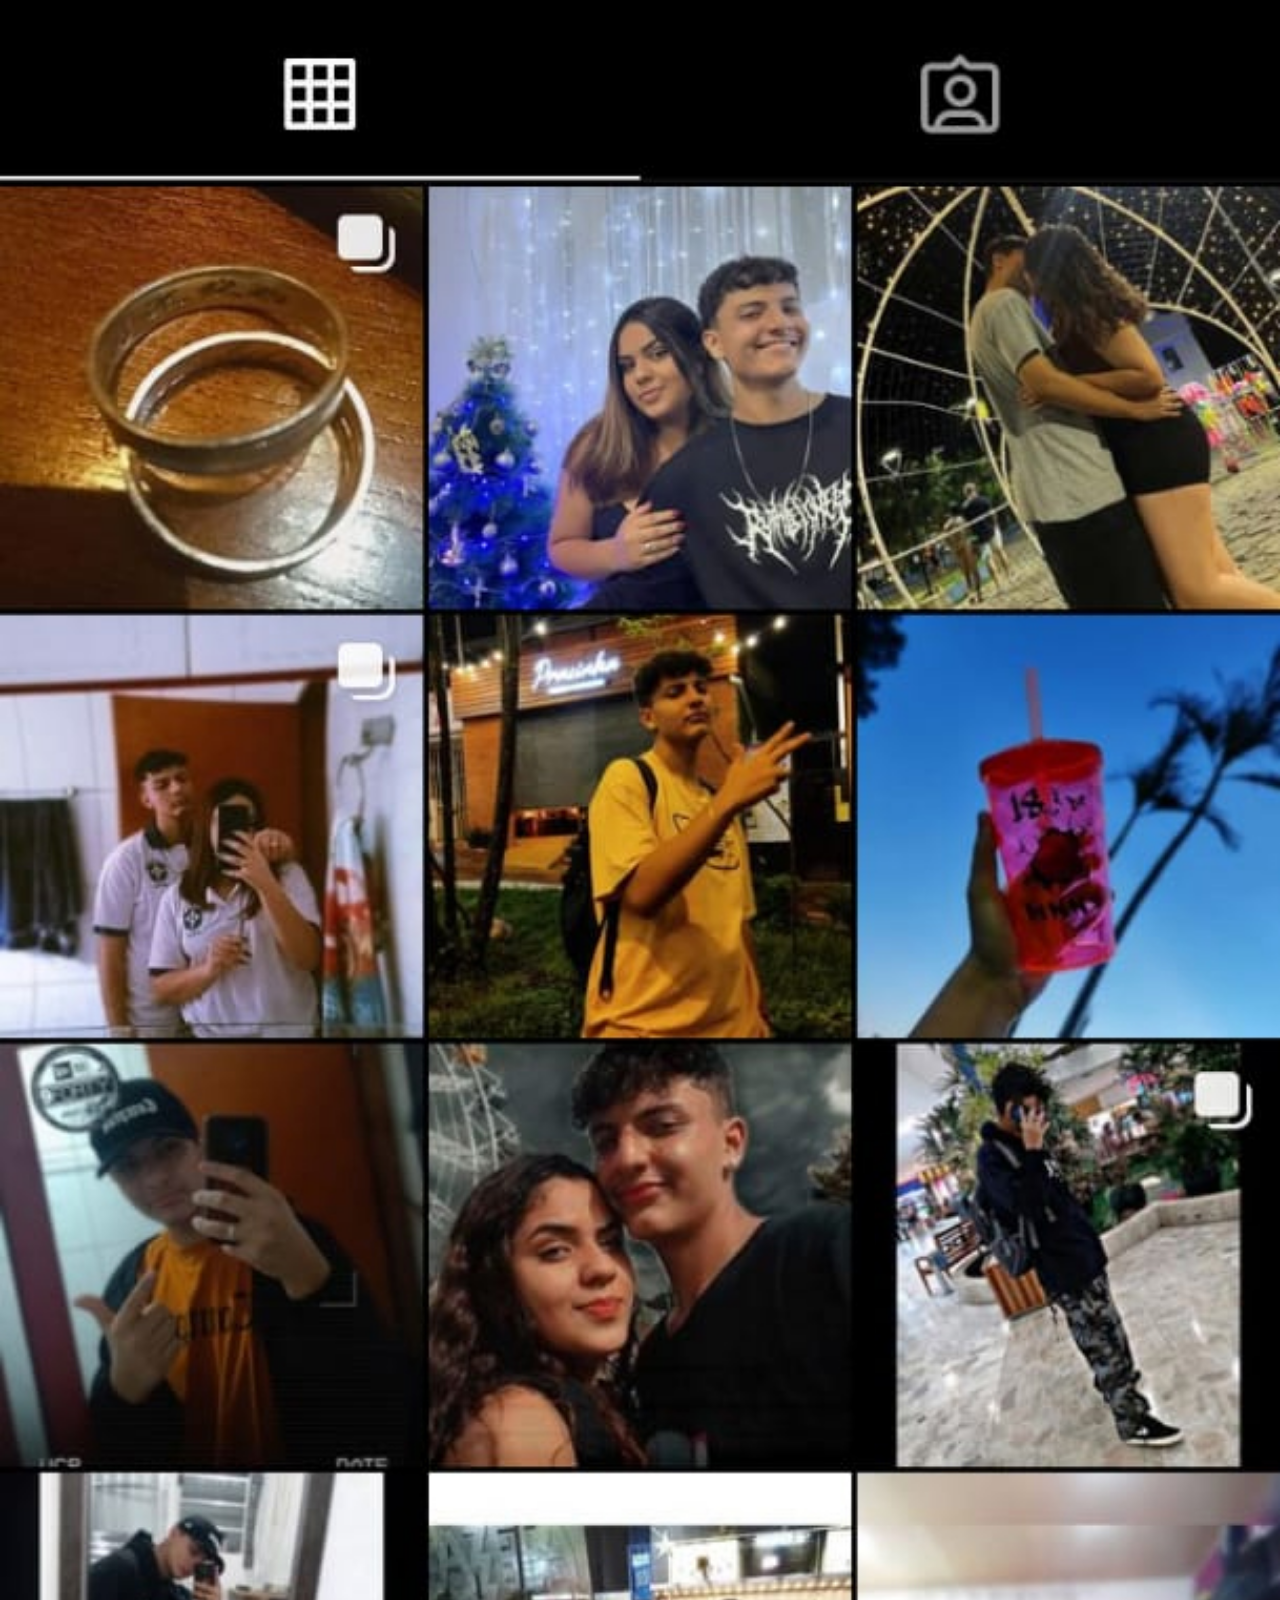
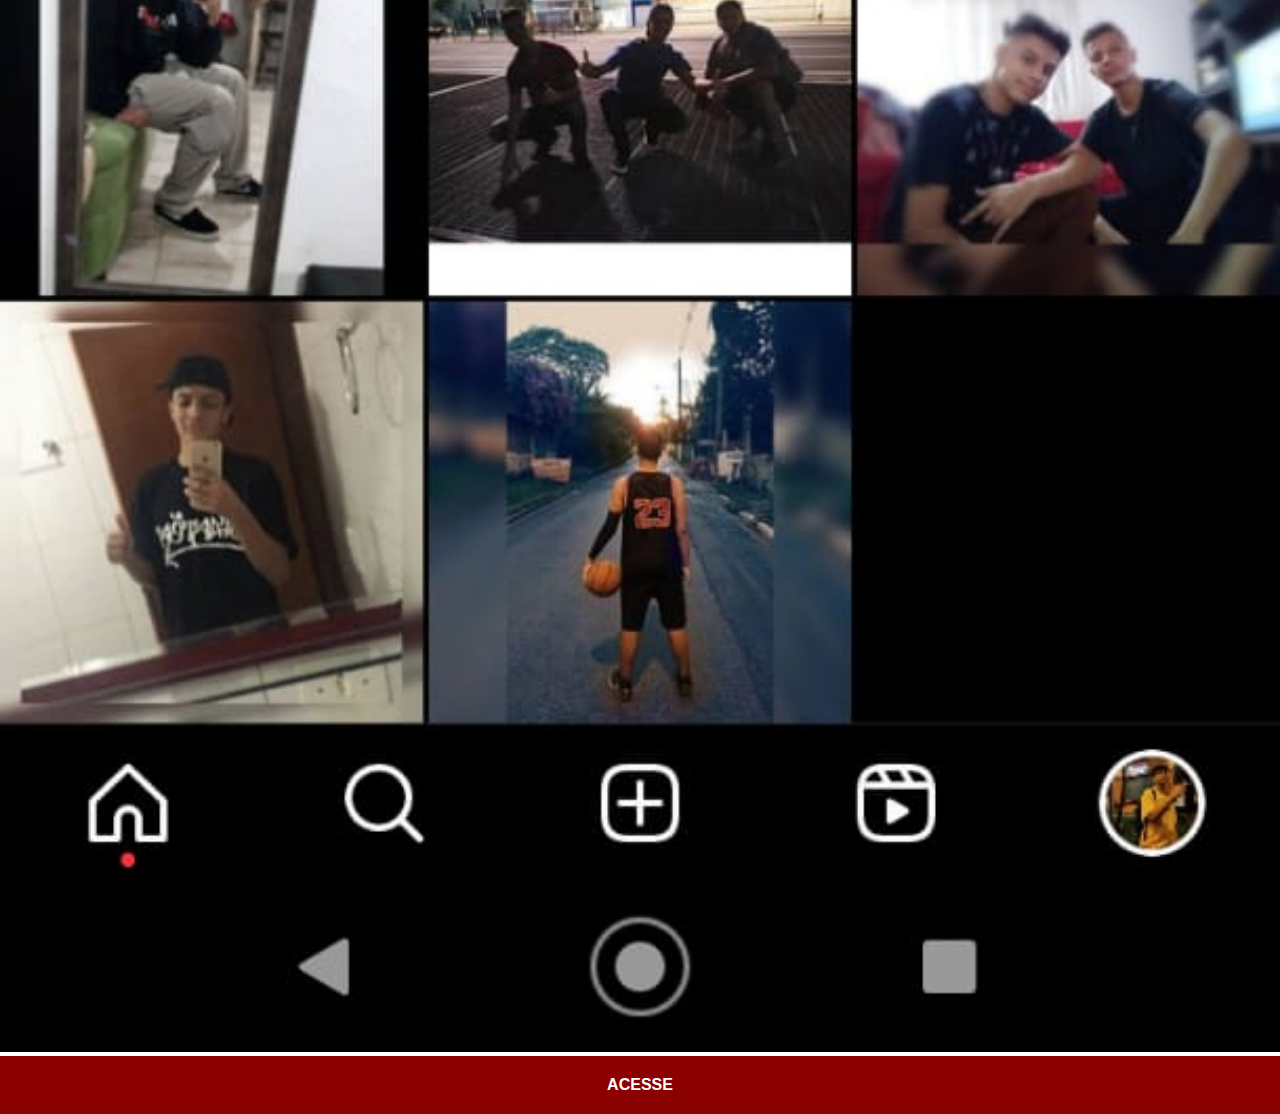
<file: Projeto-Social/instagram.html>
<!DOCTYPE html>
<html lang="pt-br">
<head>
    <meta charset="UTF-8">
    <meta http-equiv="X-UA-Compatible" content="IE=edge">
    <meta name="viewport" content="width=device-width, initial-scale=1.0">
    <title>Instagram</title>

    <link rel="stylesheet" href="estilos/social.css">
</head>

<body>
    <img src="imagens/tela-instagram.jpg" alt="Intagram">
    <a href="https://www.instagram.com/zviinny/" target="_blank">ACESSE</a>
</body>
</html>
</file>
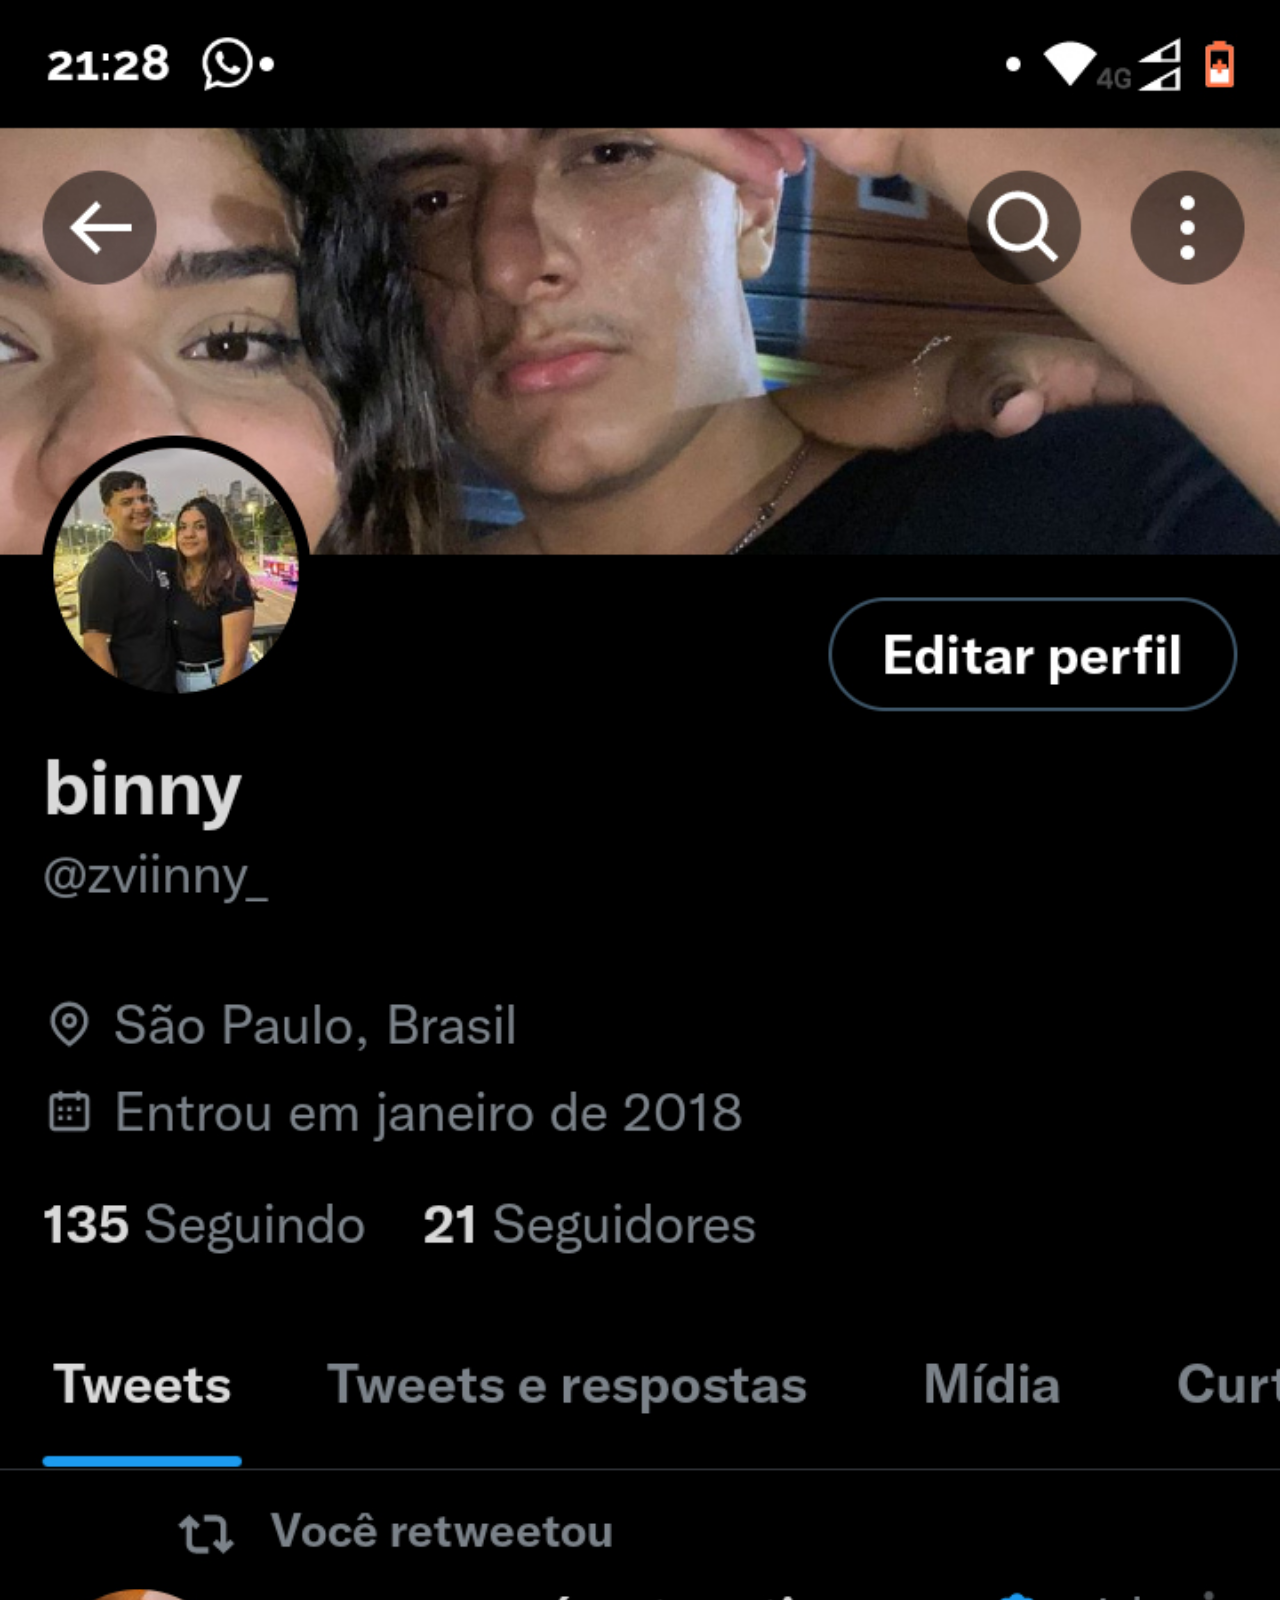
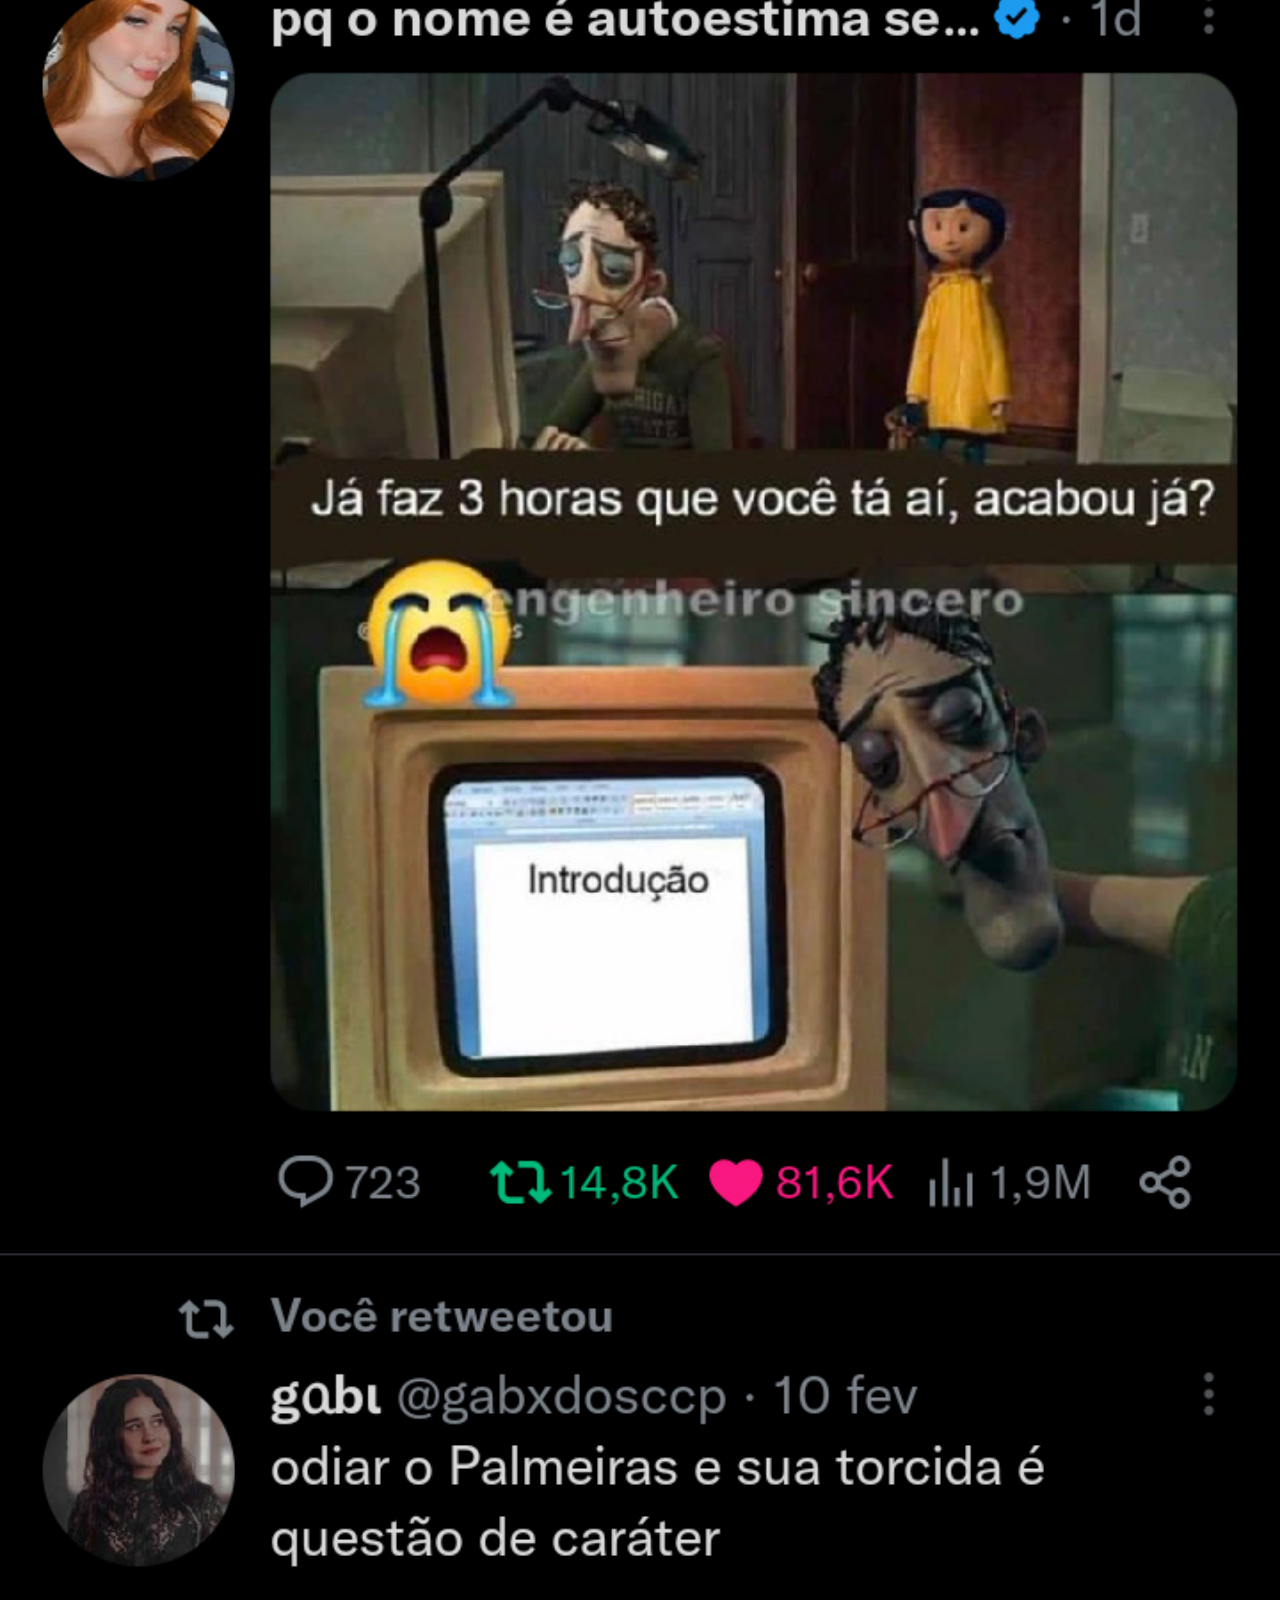
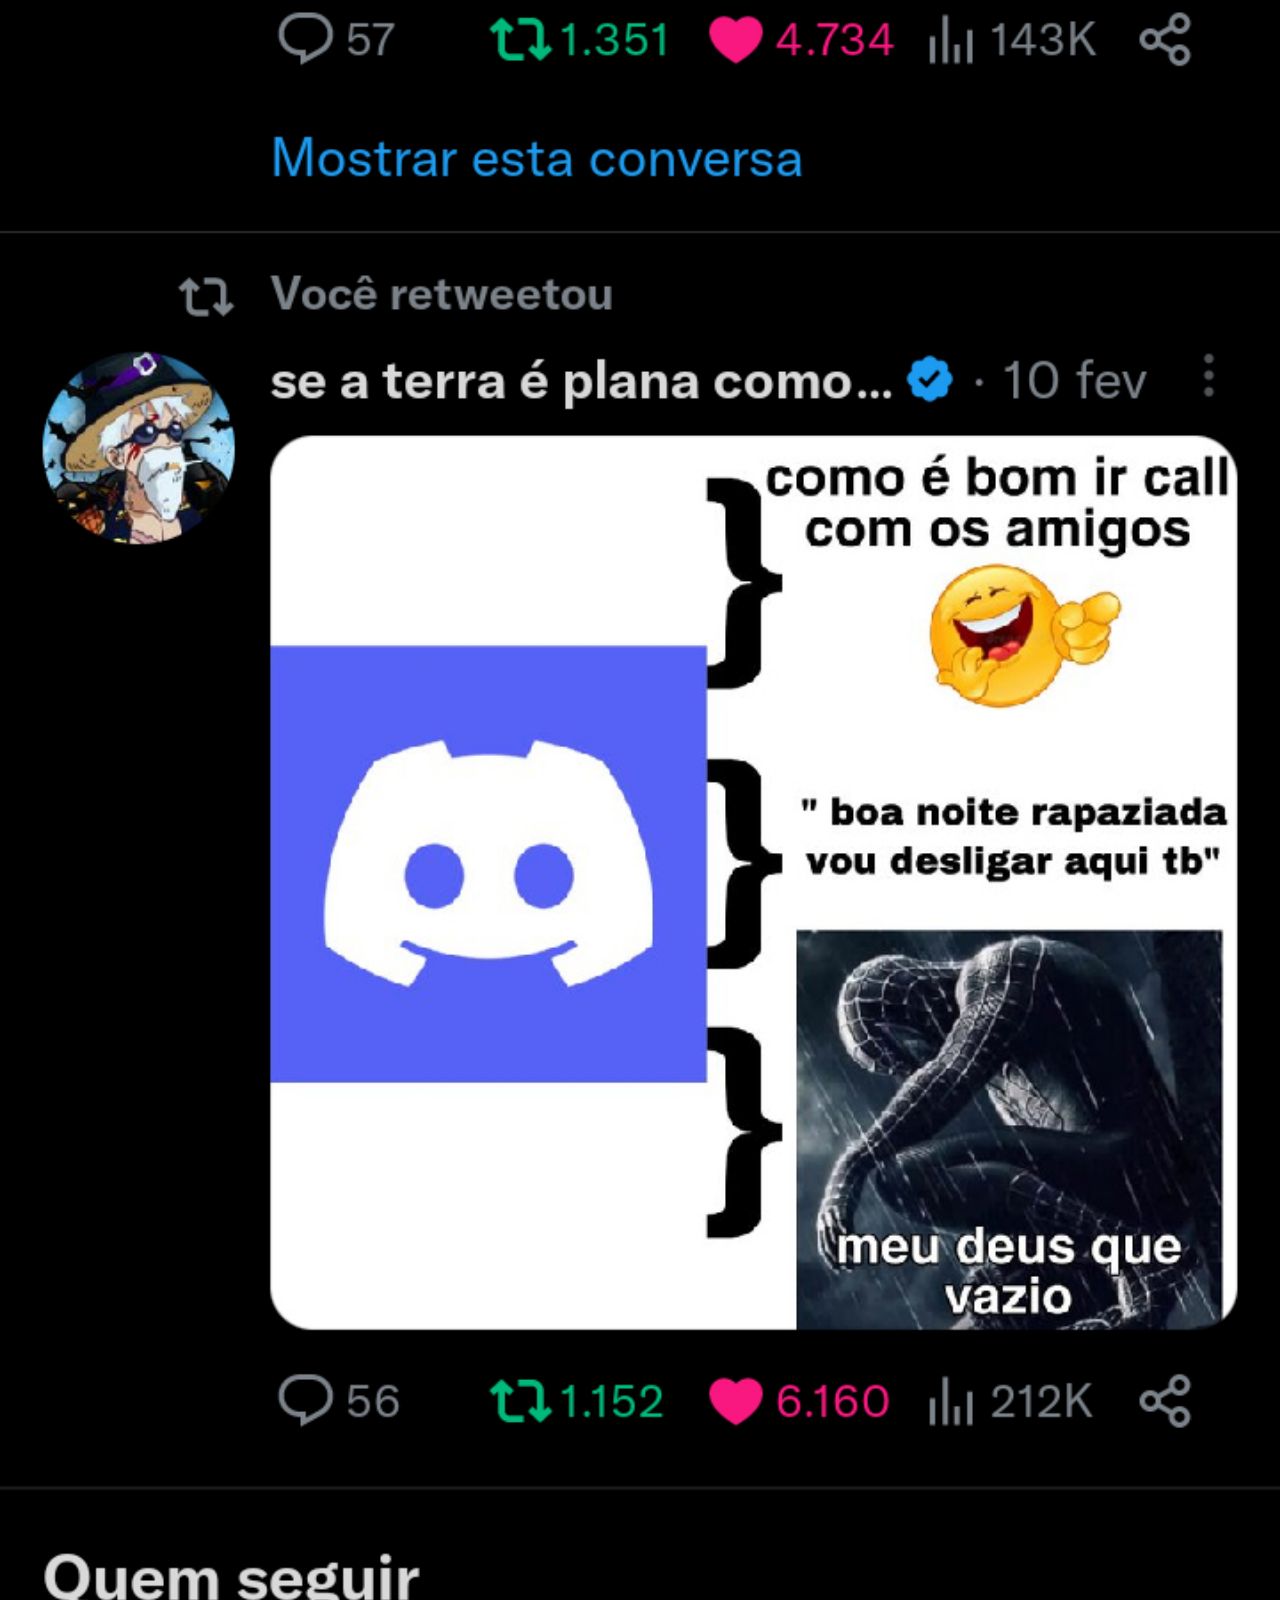
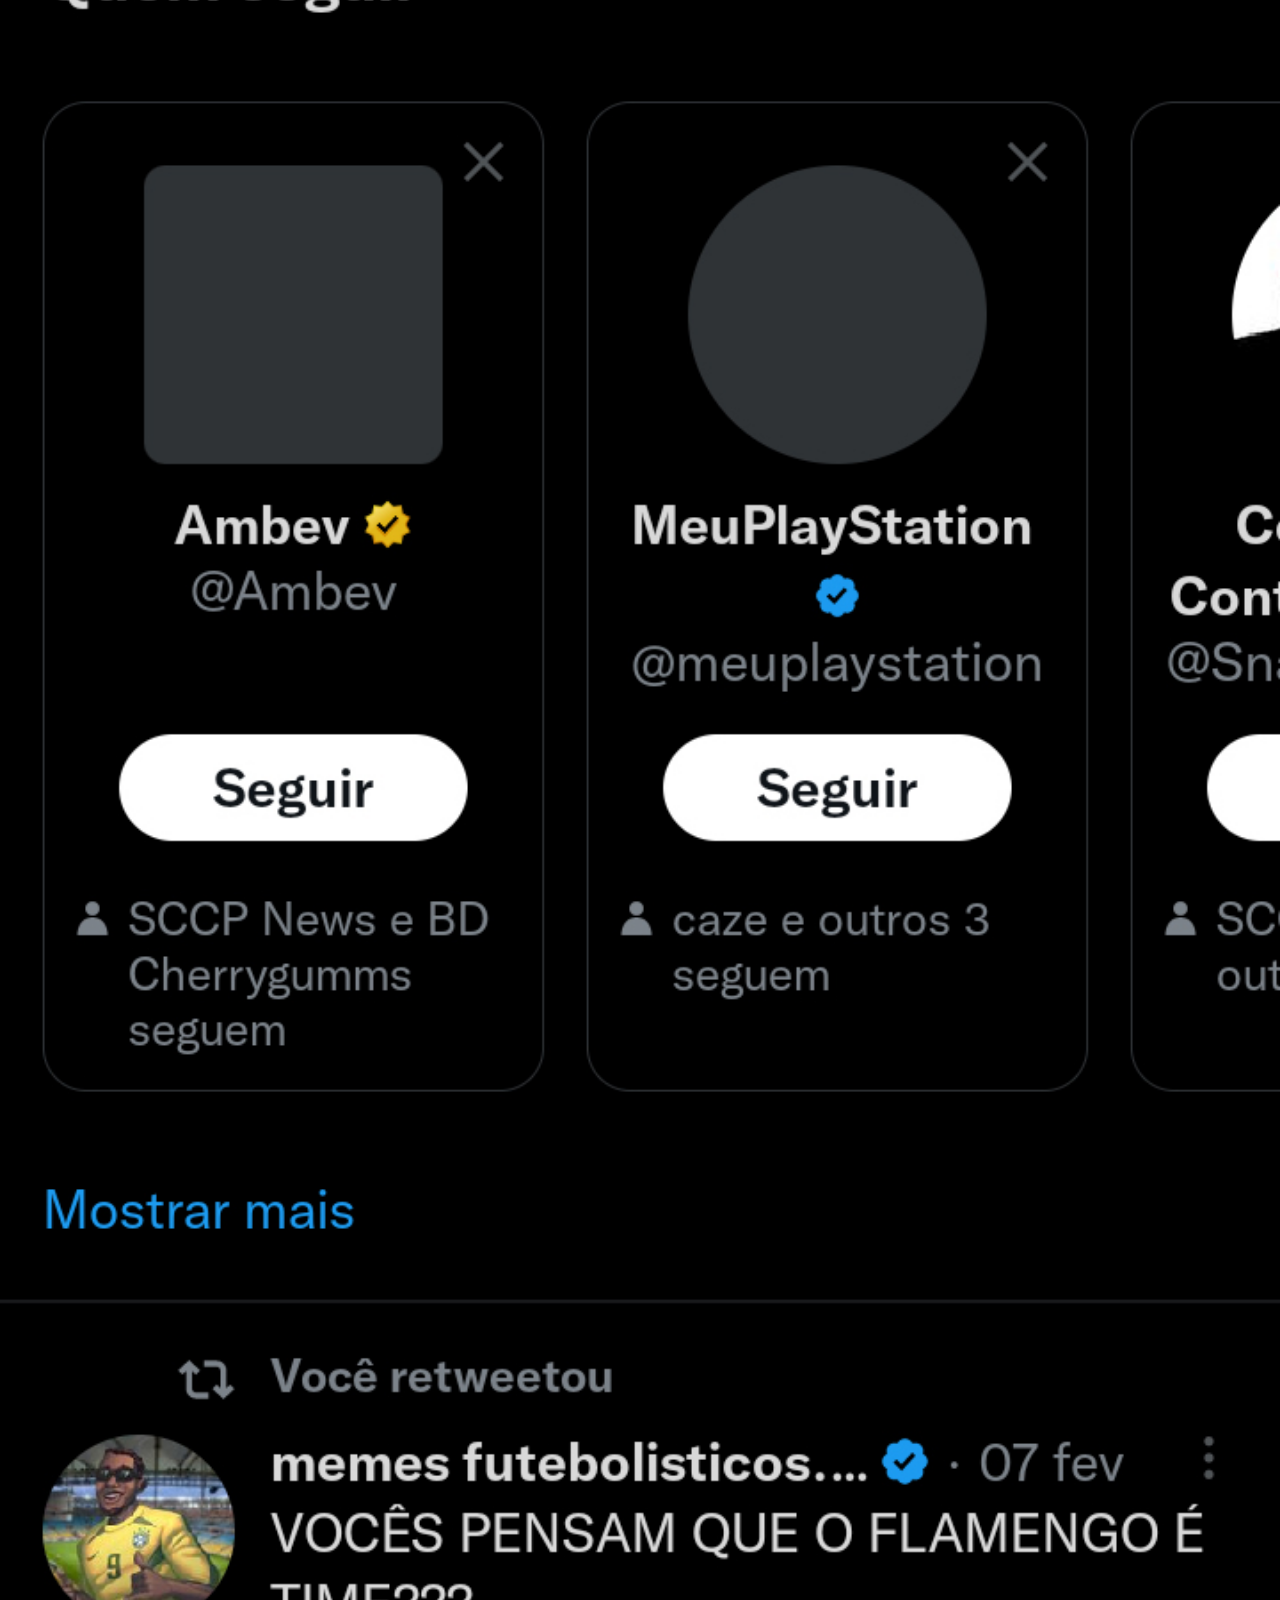
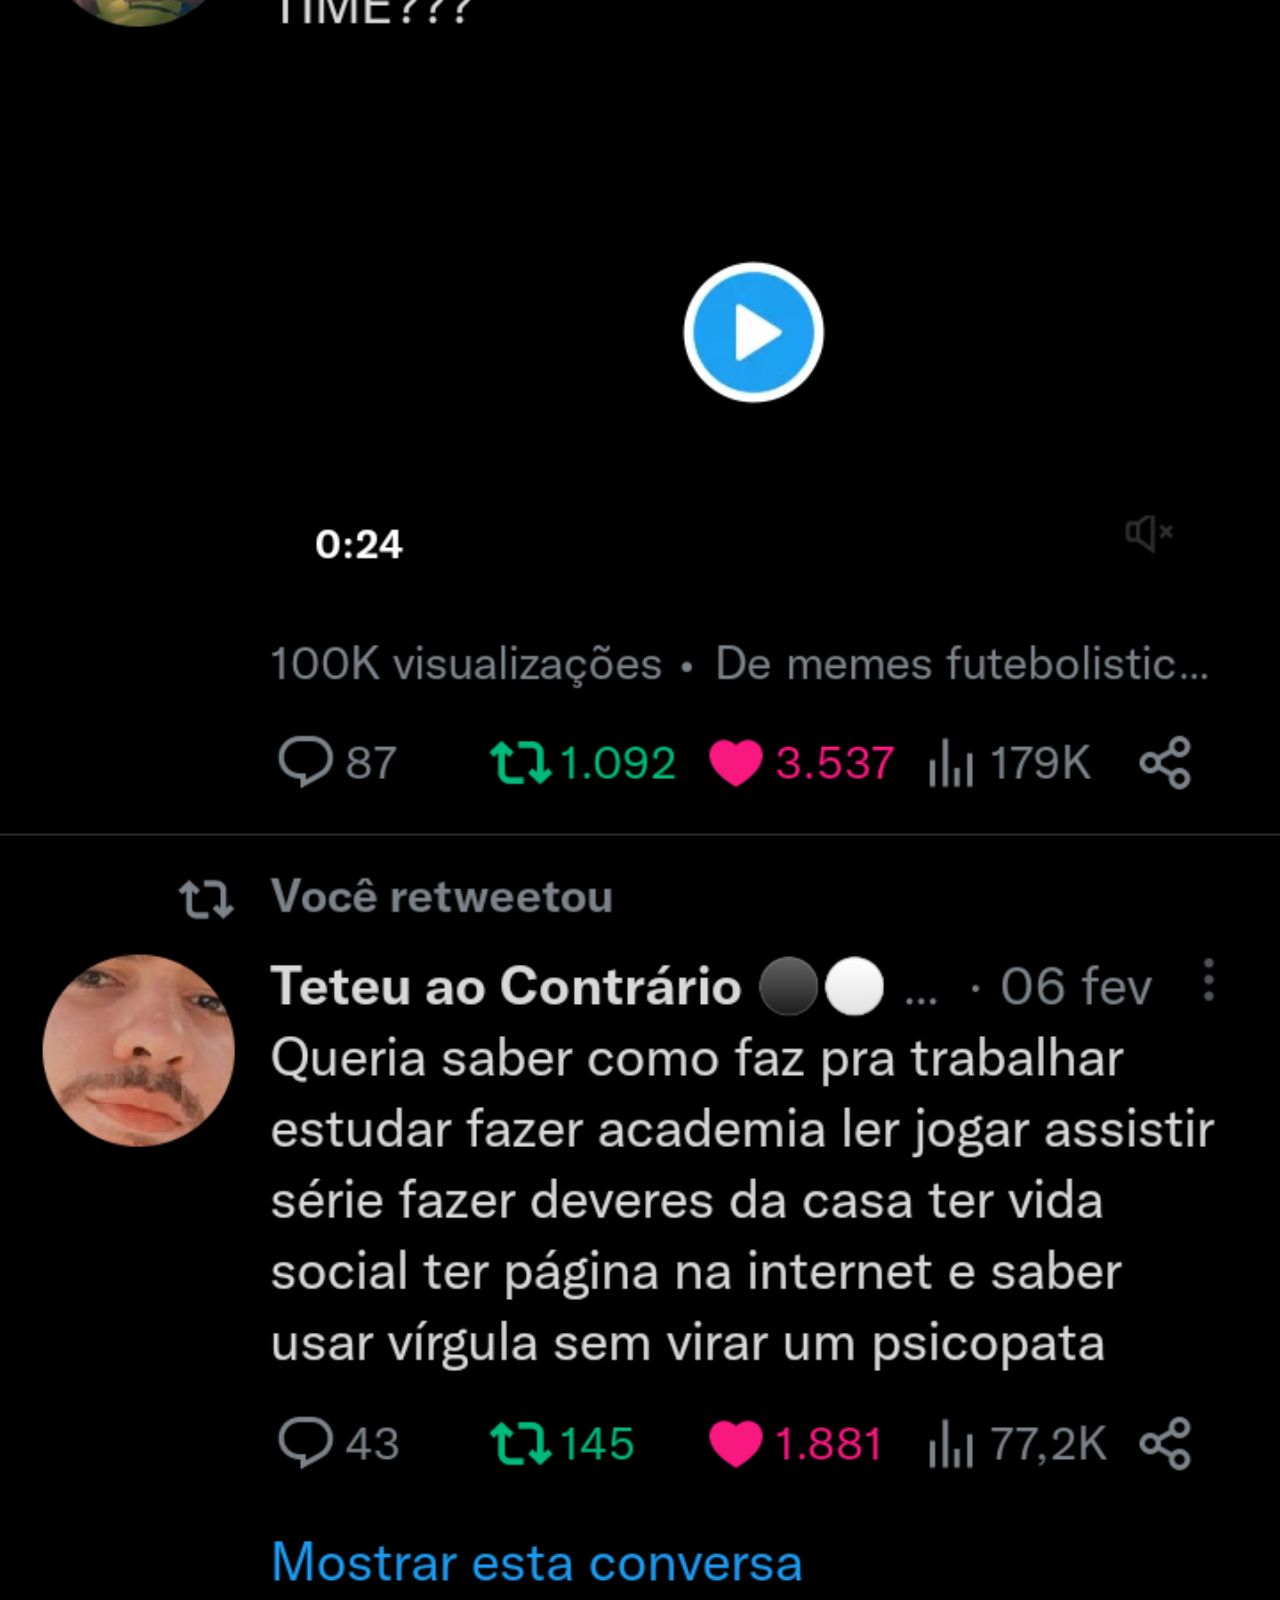
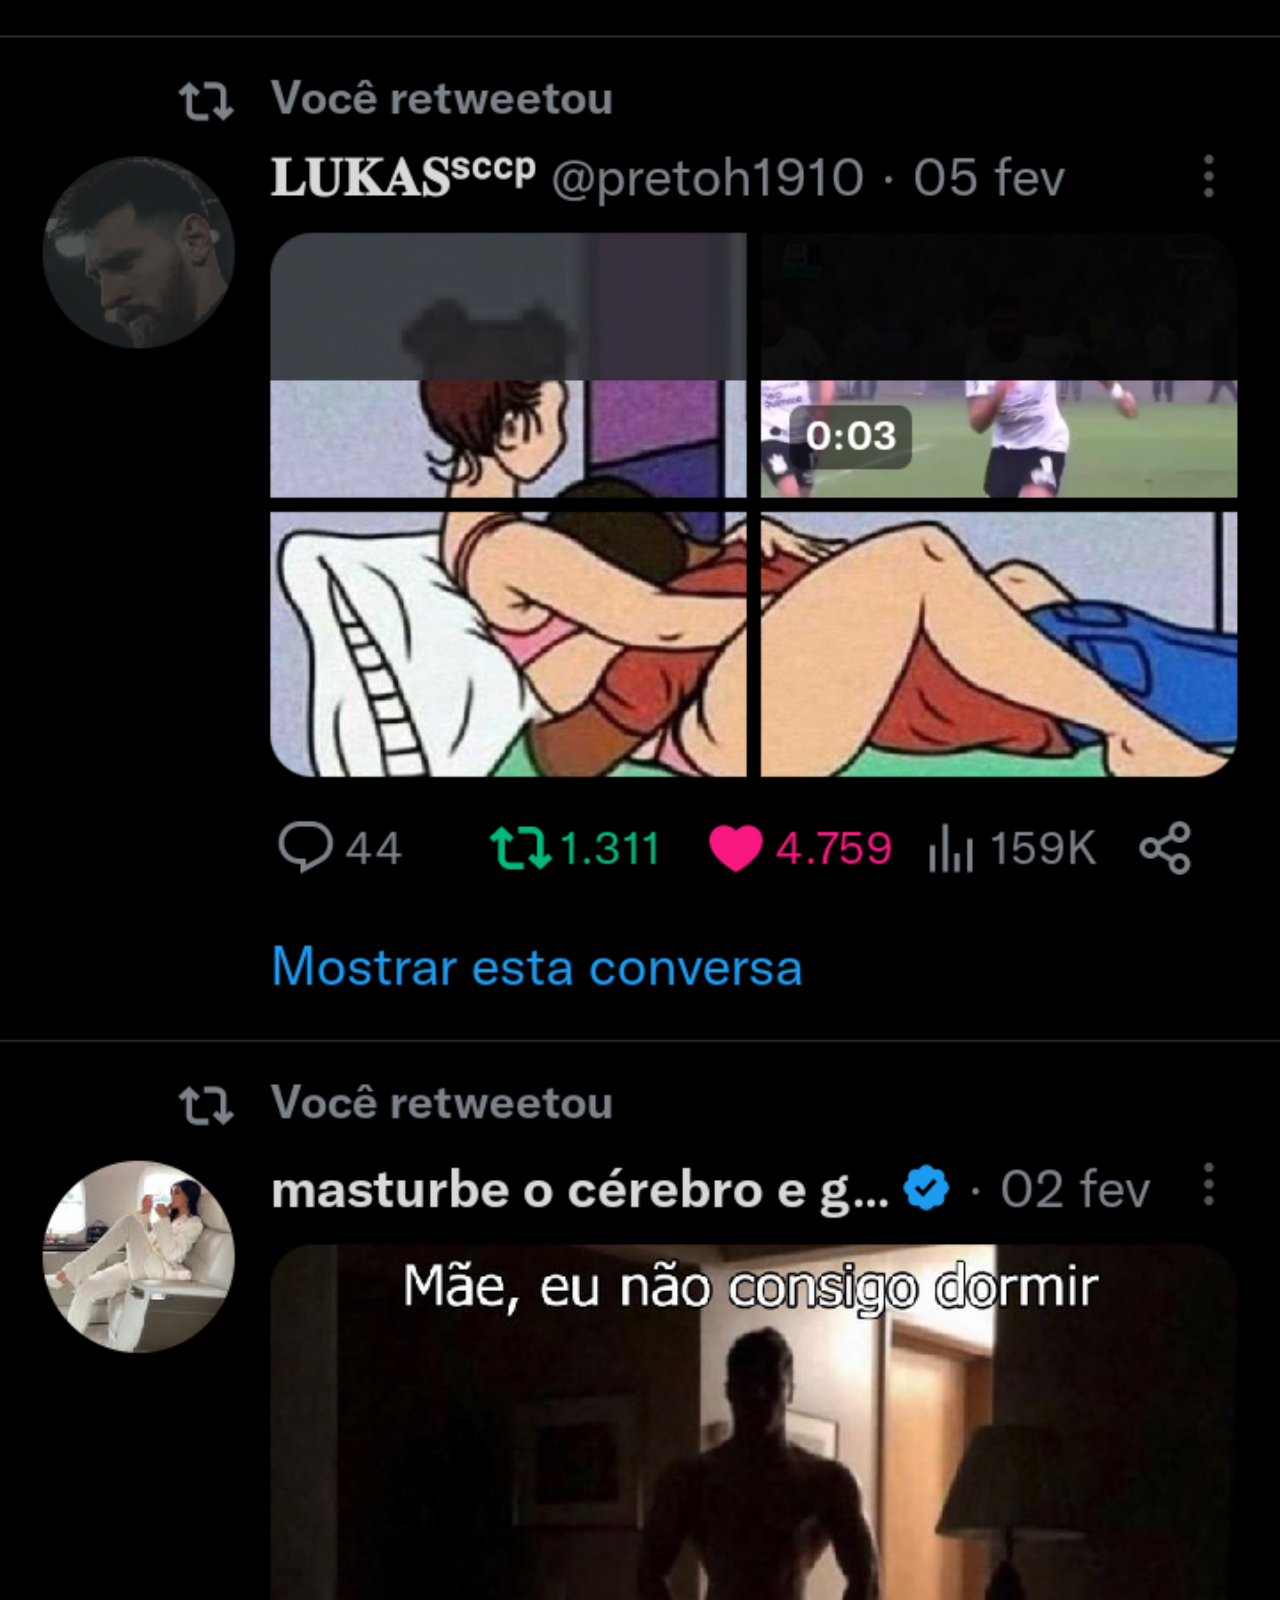
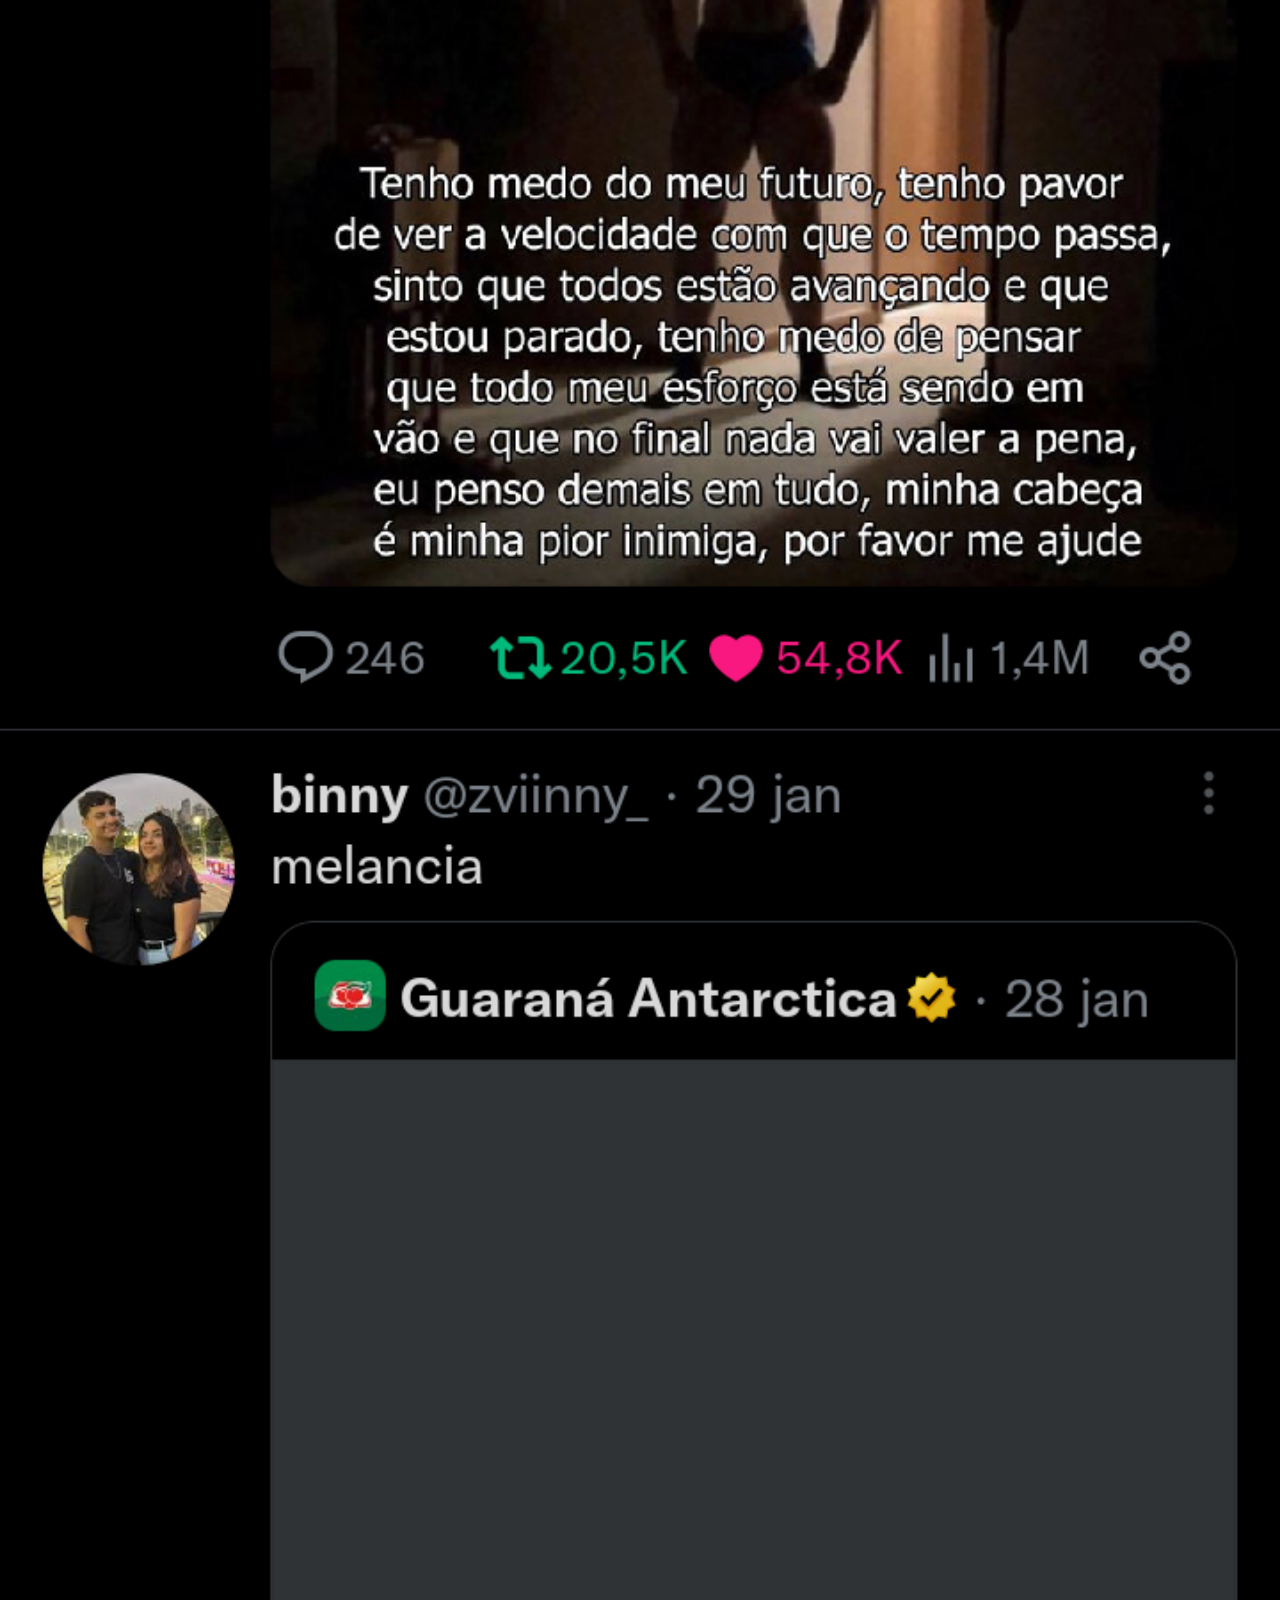
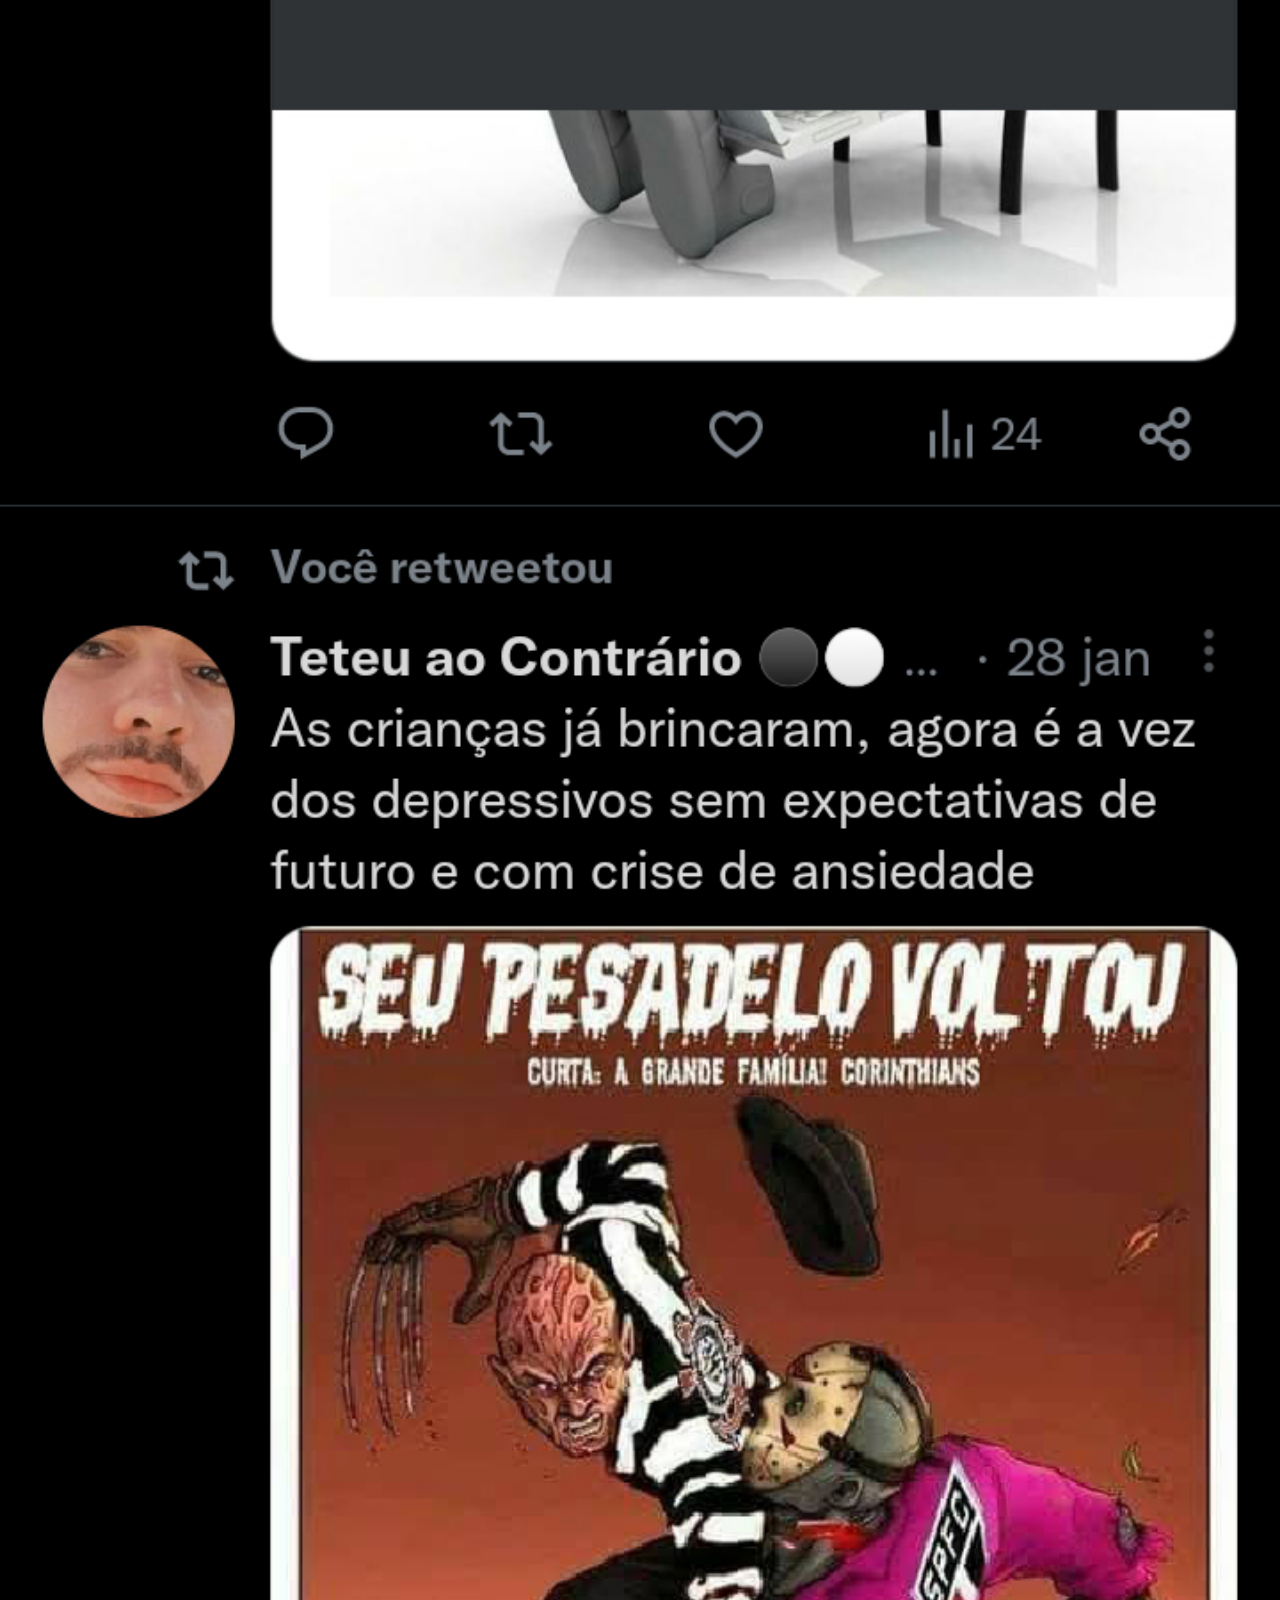
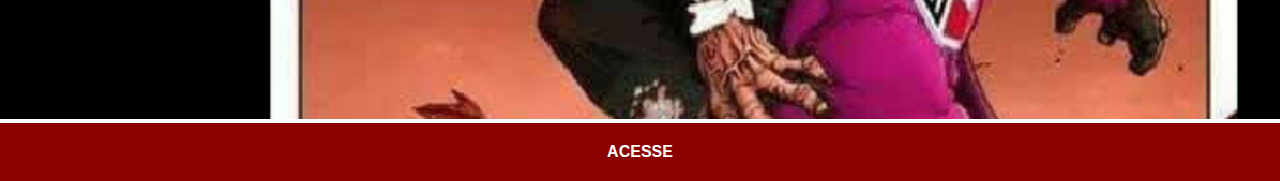
<file: Projeto-Social/twitter.html>
<!DOCTYPE html>
<html lang="pt-br">
<head>
    <meta charset="UTF-8">
    <meta http-equiv="X-UA-Compatible" content="IE=edge">
    <meta name="viewport" content="width=device-width, initial-scale=1.0">
    <title>Twitter</title>

    <link rel="stylesheet" href="estilos/social.css">
</head>

<body>
    <img src="imagens/tela-twitter.jpg" alt="Twitter">
    <a href="https://twitter.com/zviinny_" target="_blank">ACESSE</a>
</body>
</html>
</file>
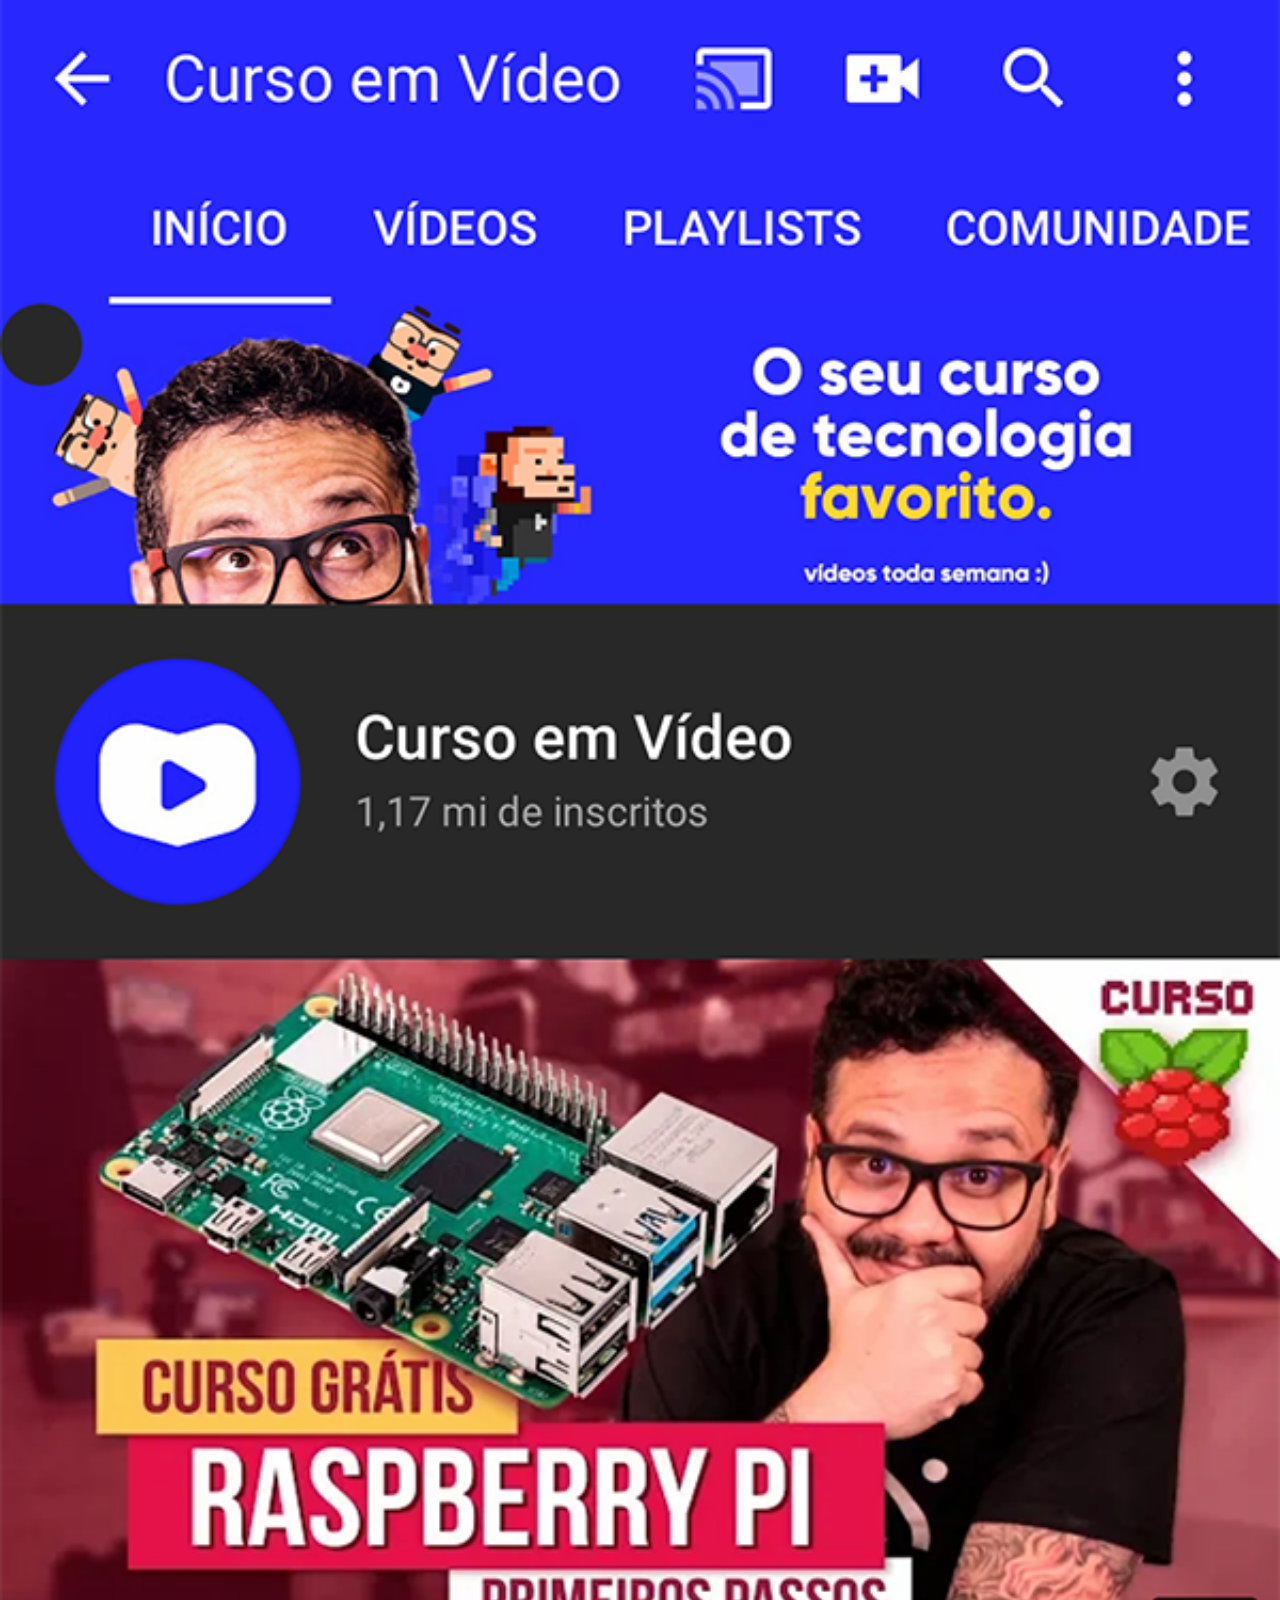
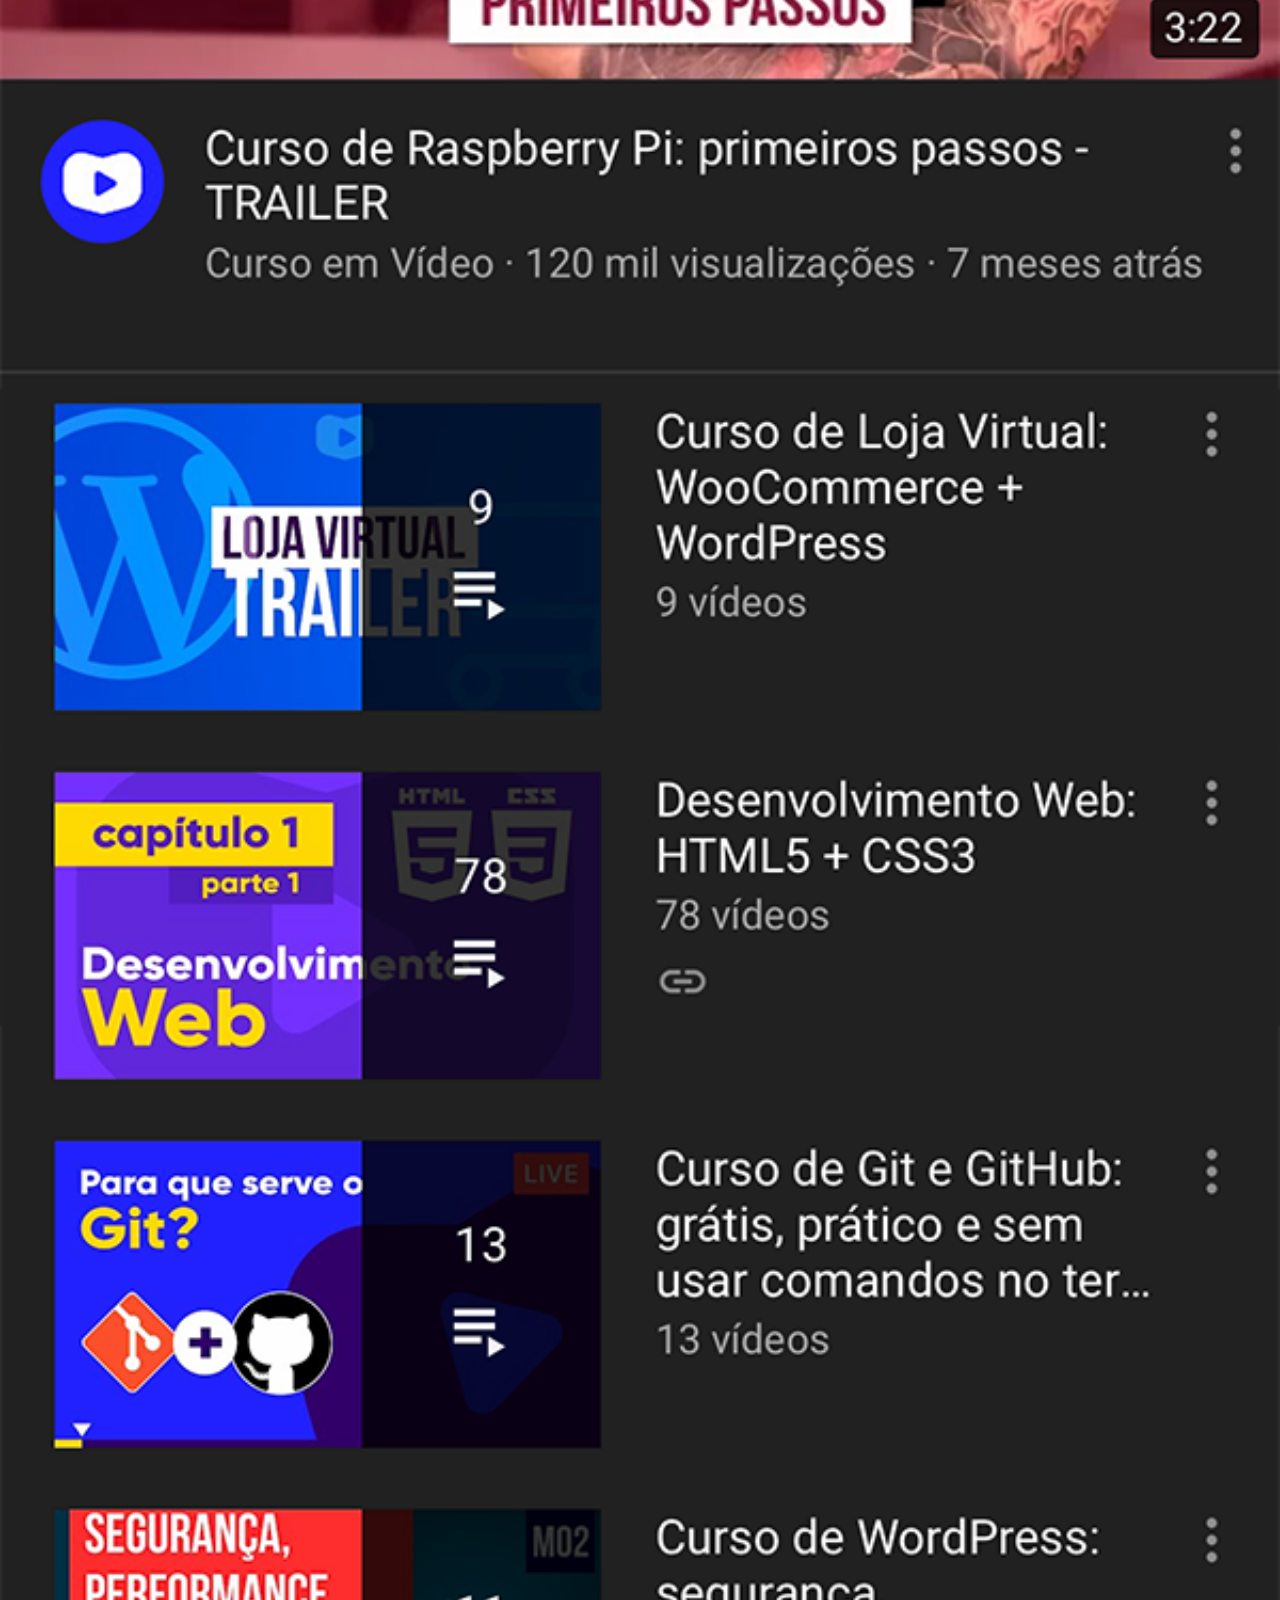
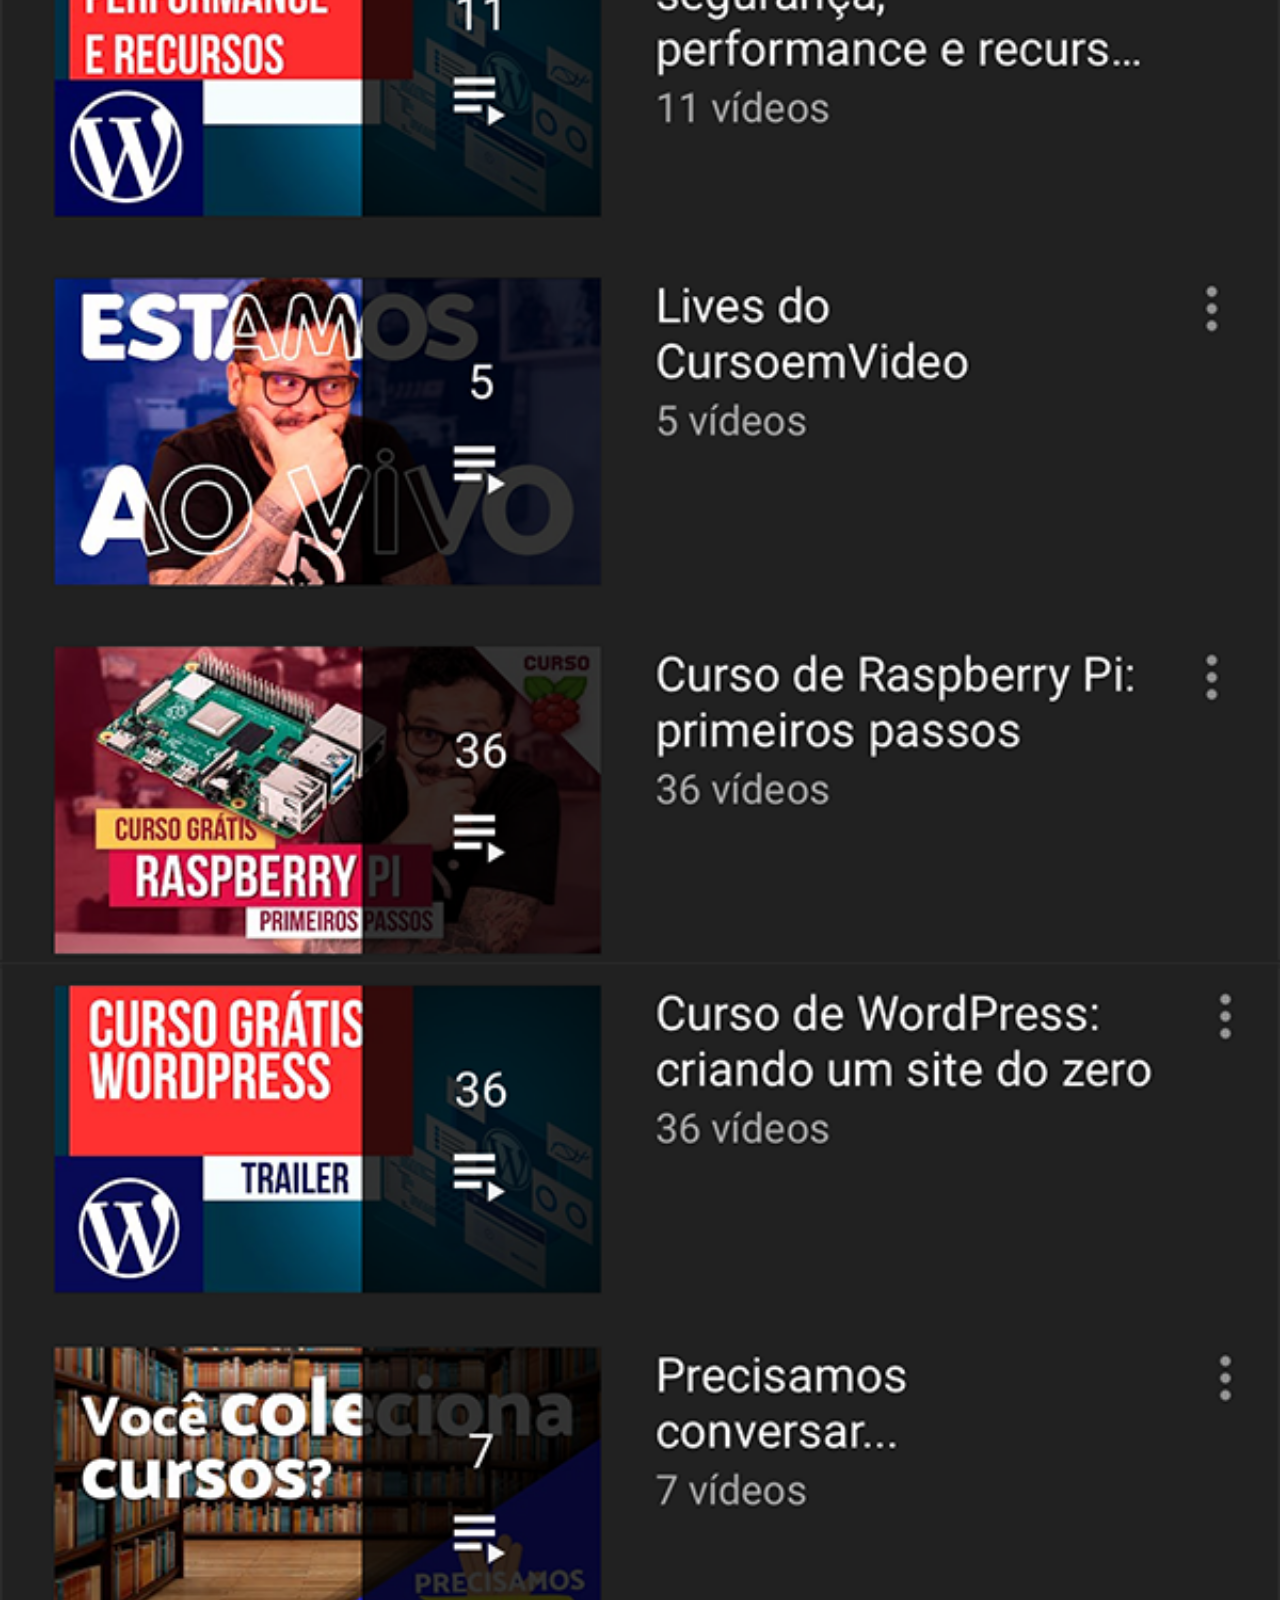
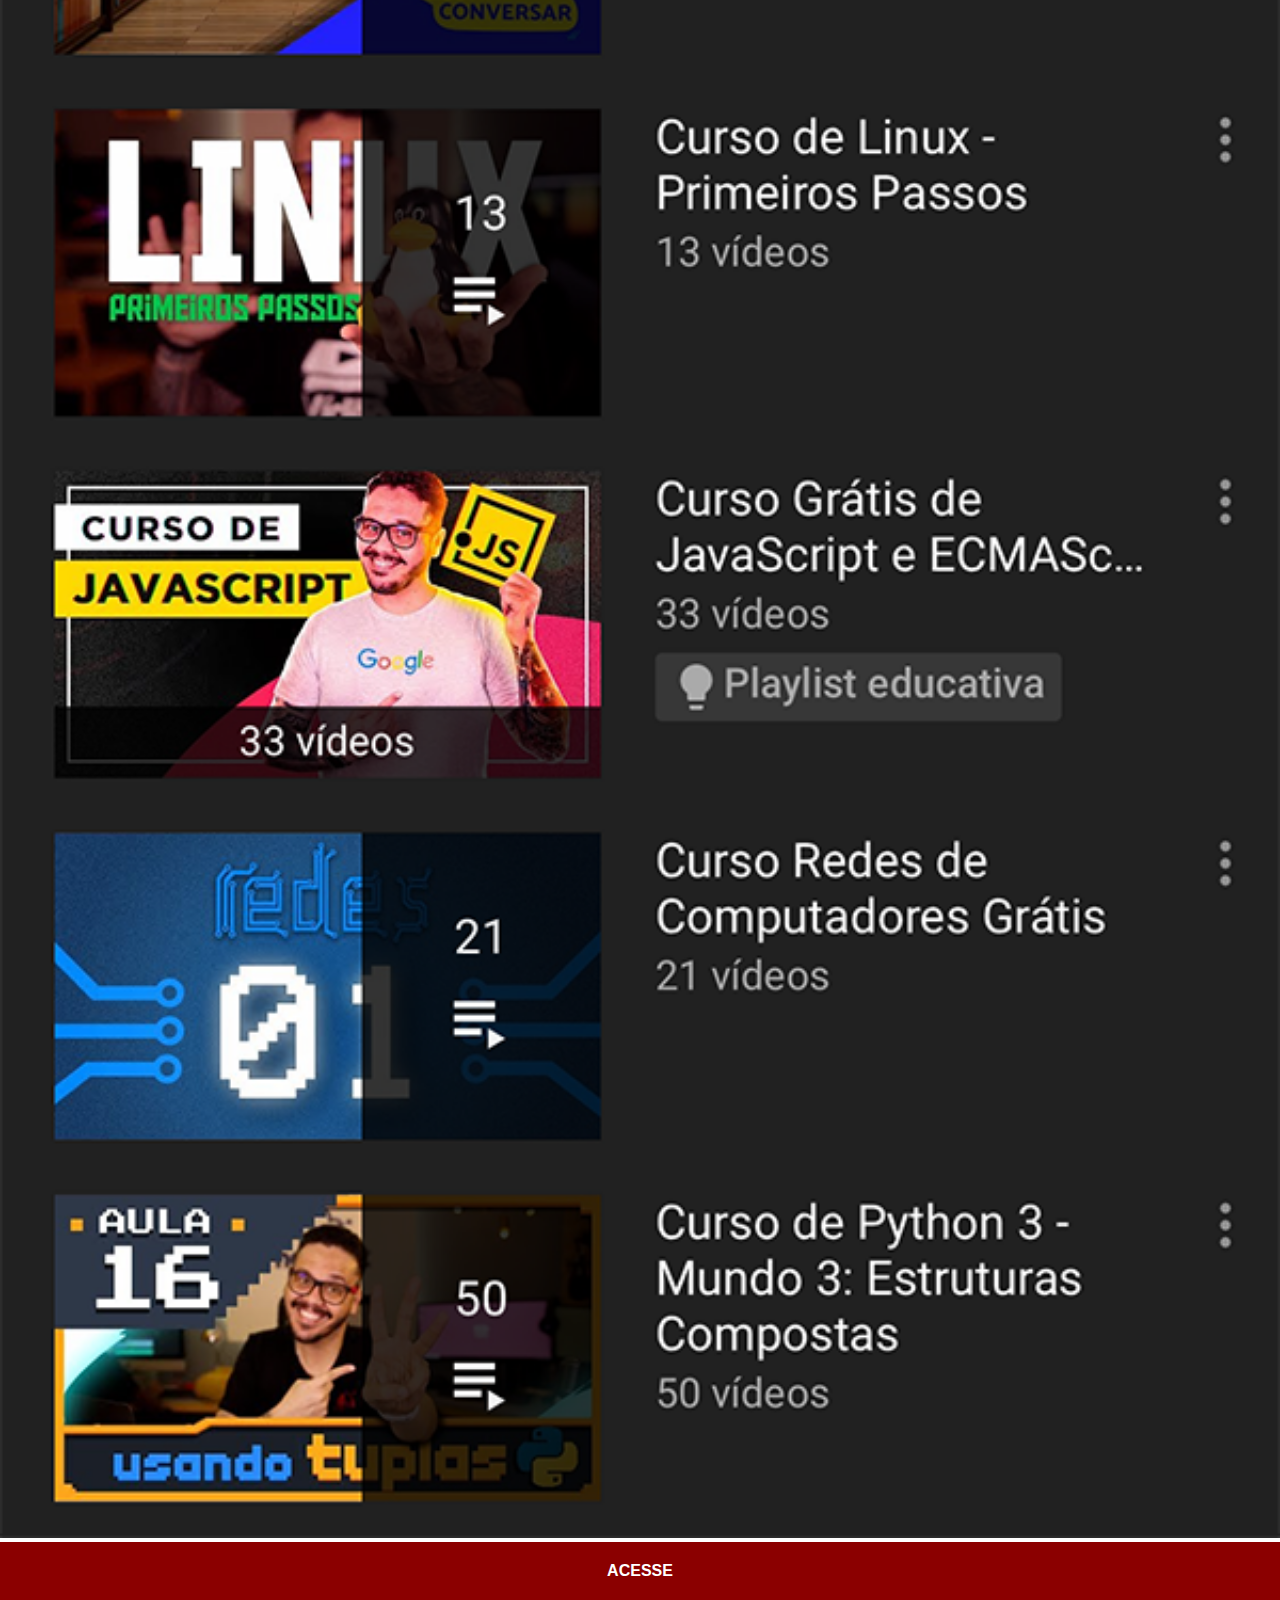
<file: Projeto-Social/youtube.html>
<!DOCTYPE html>
<html lang="pt-br">
<head>
    <meta charset="UTF-8">
    <meta http-equiv="X-UA-Compatible" content="IE=edge">
    <meta name="viewport" content="width=device-width, initial-scale=1.0">
    <title>Youtube</title>
    <link rel="stylesheet" href="estilos/social.css">
</head>
<body>
    <img src="imagens/tela-youtube.png" alt="Youtube">
    <a href="https://www.youtube.com/cursoemvideo" target="_blank">ACESSE</a>
</body>
</html>
</file>
<file: Projeto-Social/estilos/style.css>
@charset "UTF-8";

*{
    margin: 0px;
    padding: 0px;
    font-family: Arial, Helvetica, sans-serif;
}

html, body{
    height: 100vh;
    width: 100vw;
    background-color: black;
}

body{
    background: url(../imagens/fundo-madeira.jpg) no-repeat top center;
    background-size: cover;
    background-attachment: fixed;
}

main{
    position: relative;
    height: 100vh;
}

section#telefone{
    position: absolute;
    height: 627px;
    width: 311px;
    top: 50%;
    left: 50%;
    transform: translate(-50%, -50%);
    background: url(../imagens/frame-iphone.png) no-repeat;
}

iframe#tela{
    position: relative;
    top: 80px;
    left: 23px;
    width: 267px;
    height: 472px;
}

section#redessociais{
    text-align: right;
}

section#redessociais img{
    width: 50px;
    margin: 10px;
    border-radius: 50%;
    box-shadow: 2px 2px 2px rgba(0, 0, 0, 0.397);
    box-sizing: border-box;
}


section#redessociais img:hover{
    border: 2px solid white;
    transform: translate(-3px, -3px);
    box-shadow: 5px 5px 10px rgba(0, 0, 0, 0.61);
    transition: transform 0.5s, border 0.75s;
}
</file>
<file: songs.ly-header/Songs.ly/style.css>
@import url('https://fonts.googleapis.com/css2?family=Poppins:wght@300&display=swap');

body{
    margin: 0;
    padding: 0;
    border: 0;
    font-family: poppins;
}

.main-header{
    font-family: 'Poppins';
    font-style: normal;
    background-color: #000;
    color: #fff;
    display: flex;
    justify-content: space-around;
    height: 80px;
}

.main-header h3:hover{
    text-shadow: 1px 1px 2px #fff, 0 0 4em #fff, 0 0 0.7em #fff;
}

.logo{
    width: 90px;
    height: 70px;
    display: flex;
    margin: auto;
}

.logo img{
    height: 100%;
    width: 100%;
}

footer{
    background-color: rgb(0, 0, 0);
    margin-top: 400px;
}

footer ul a{
    color: white;
    text-decoration: none;
    font-weight: 700;
    margin:  0px 30px;
}

footer #logo{
    height: 75px;
    width: 95px;
    display: flex;
    margin: auto;
}

footer nav ul{
    display: flex;
    justify-content: center;
}

footer h3{
    color: white;
    text-align: center;
    padding-top: 20px;
}

footer img{
    height: 45px;
    width: 45px;
    margin: 0px 15px;
}

footer .img{
    border-bottom: 1px solid white;
    max-width: 500px;
    display: flex;
    justify-content: center;
    padding-bottom: 25px;
    margin: auto;
    padding-left: 0px;
}

footer p{
    margin-bottom: 0px;
    color: white;
    text-align: center;
}
</file>
<file: Projeto-Social/estilos/social.css>
@charset "UTF-8";

*{
    margin: 0px;
    padding: 0px;
    font-family: Arial, Helvetica, sans-serif
}

::-webkit-scrollbar{
    width: 0px;
    height: 0px;
}

img{
    width: 100vw;
}

a{
    display: block;
    background-color: darkred;
    color: white;
    padding: 20px;
    text-align: center;
    font-weight: bolder;
    text-decoration: none;
}

a:hover{
    background-color: red;
}
</file>
